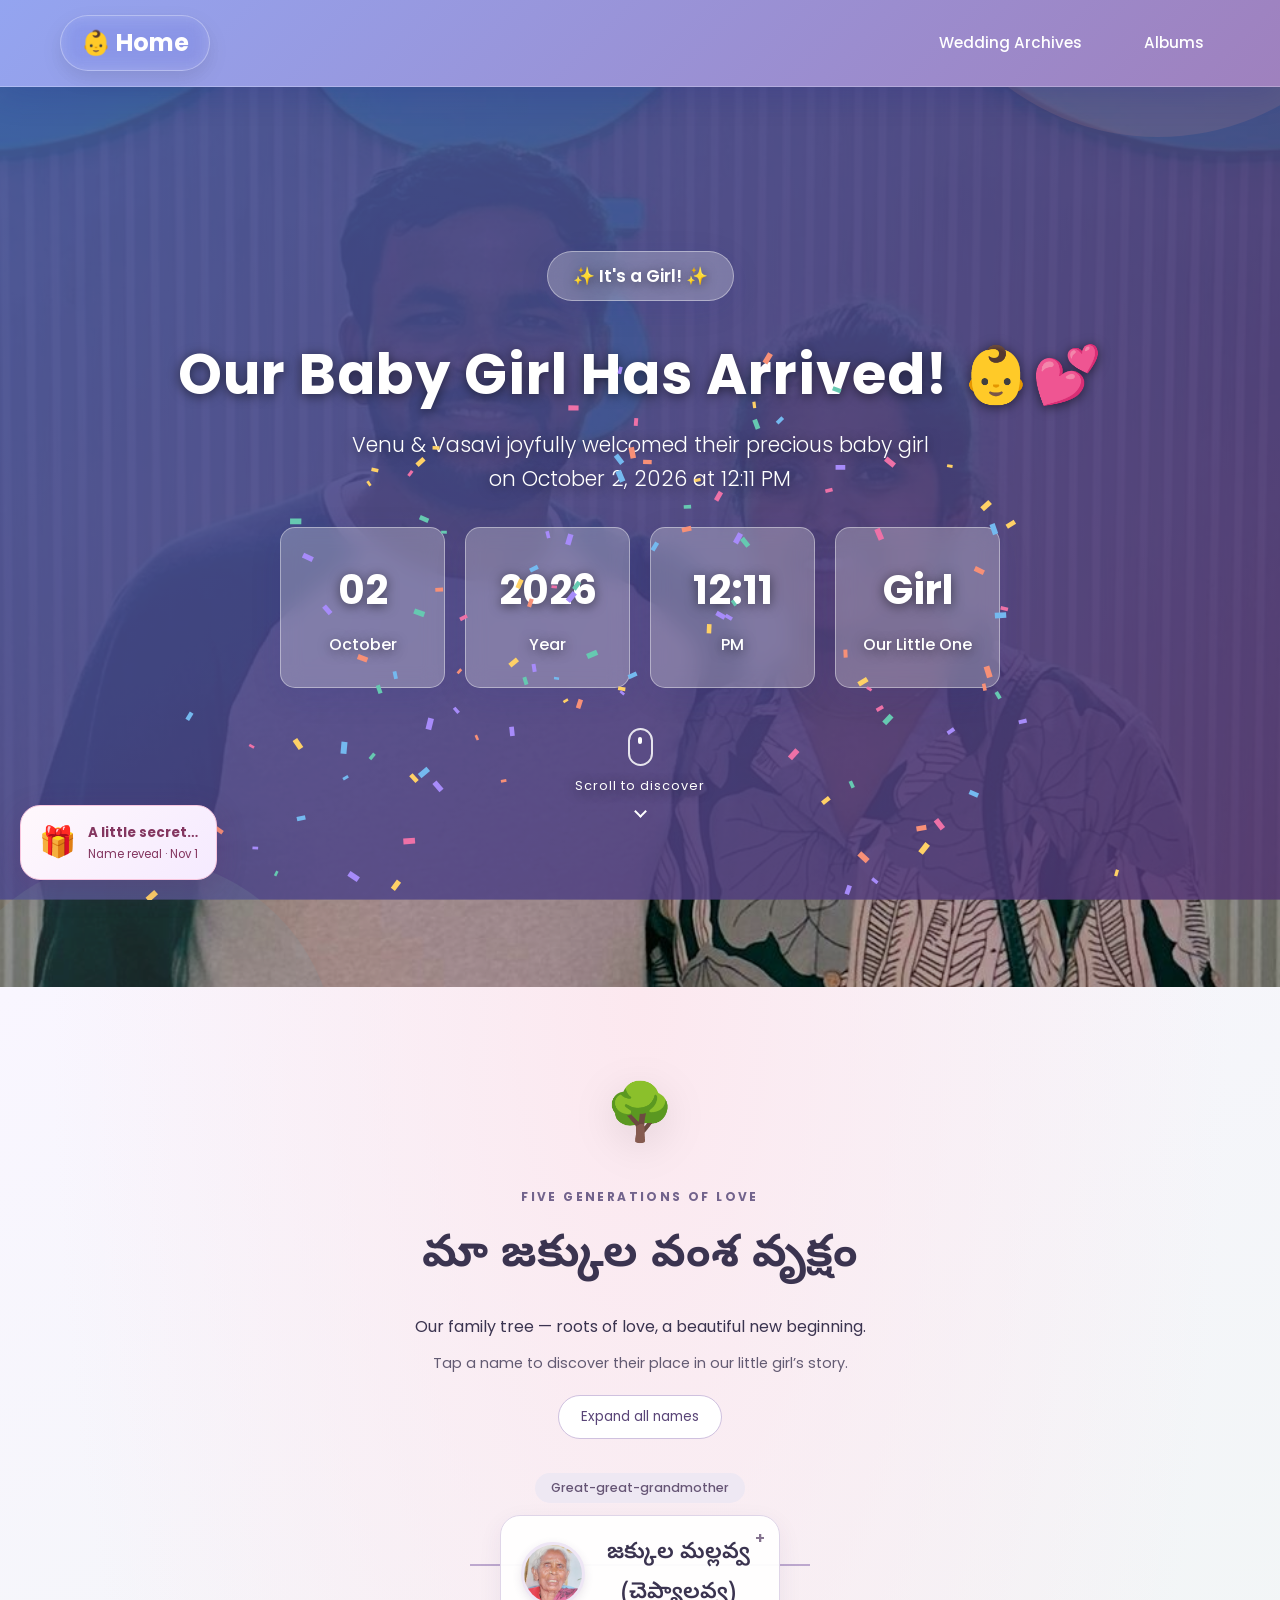
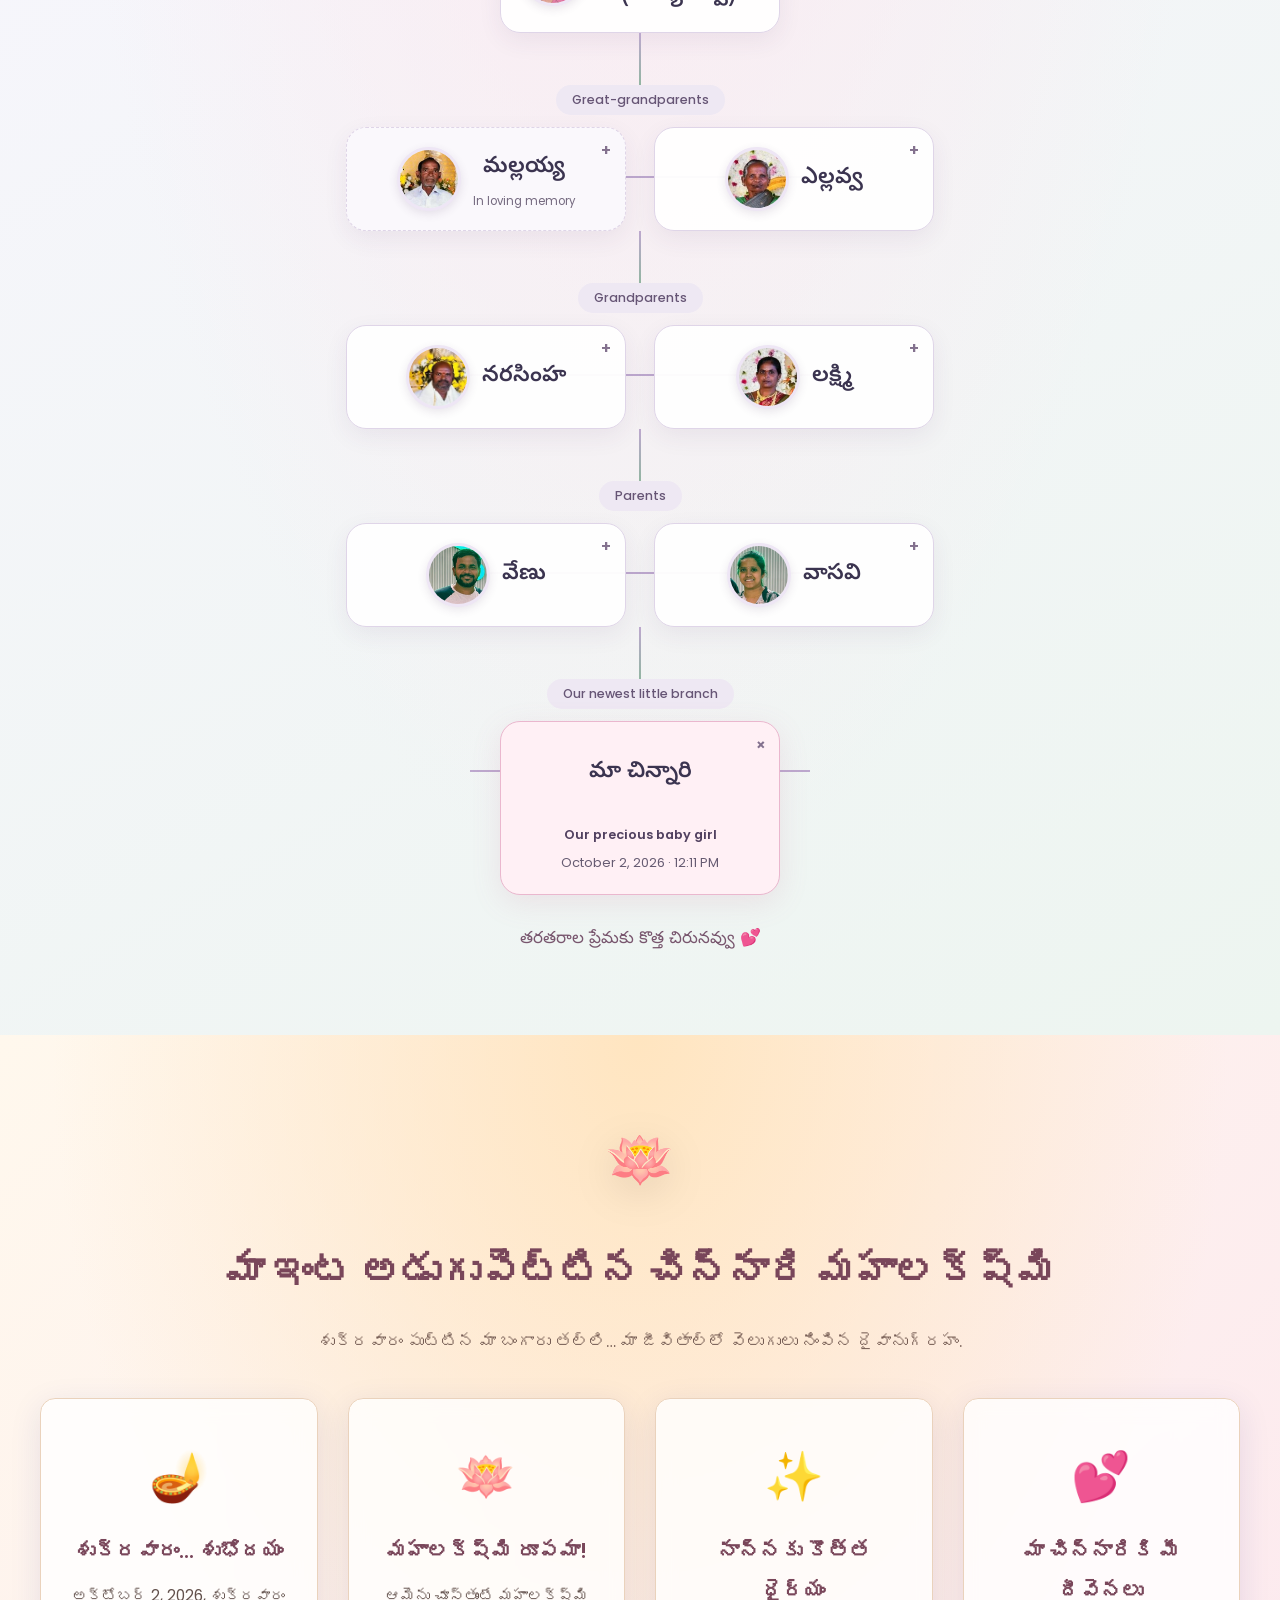
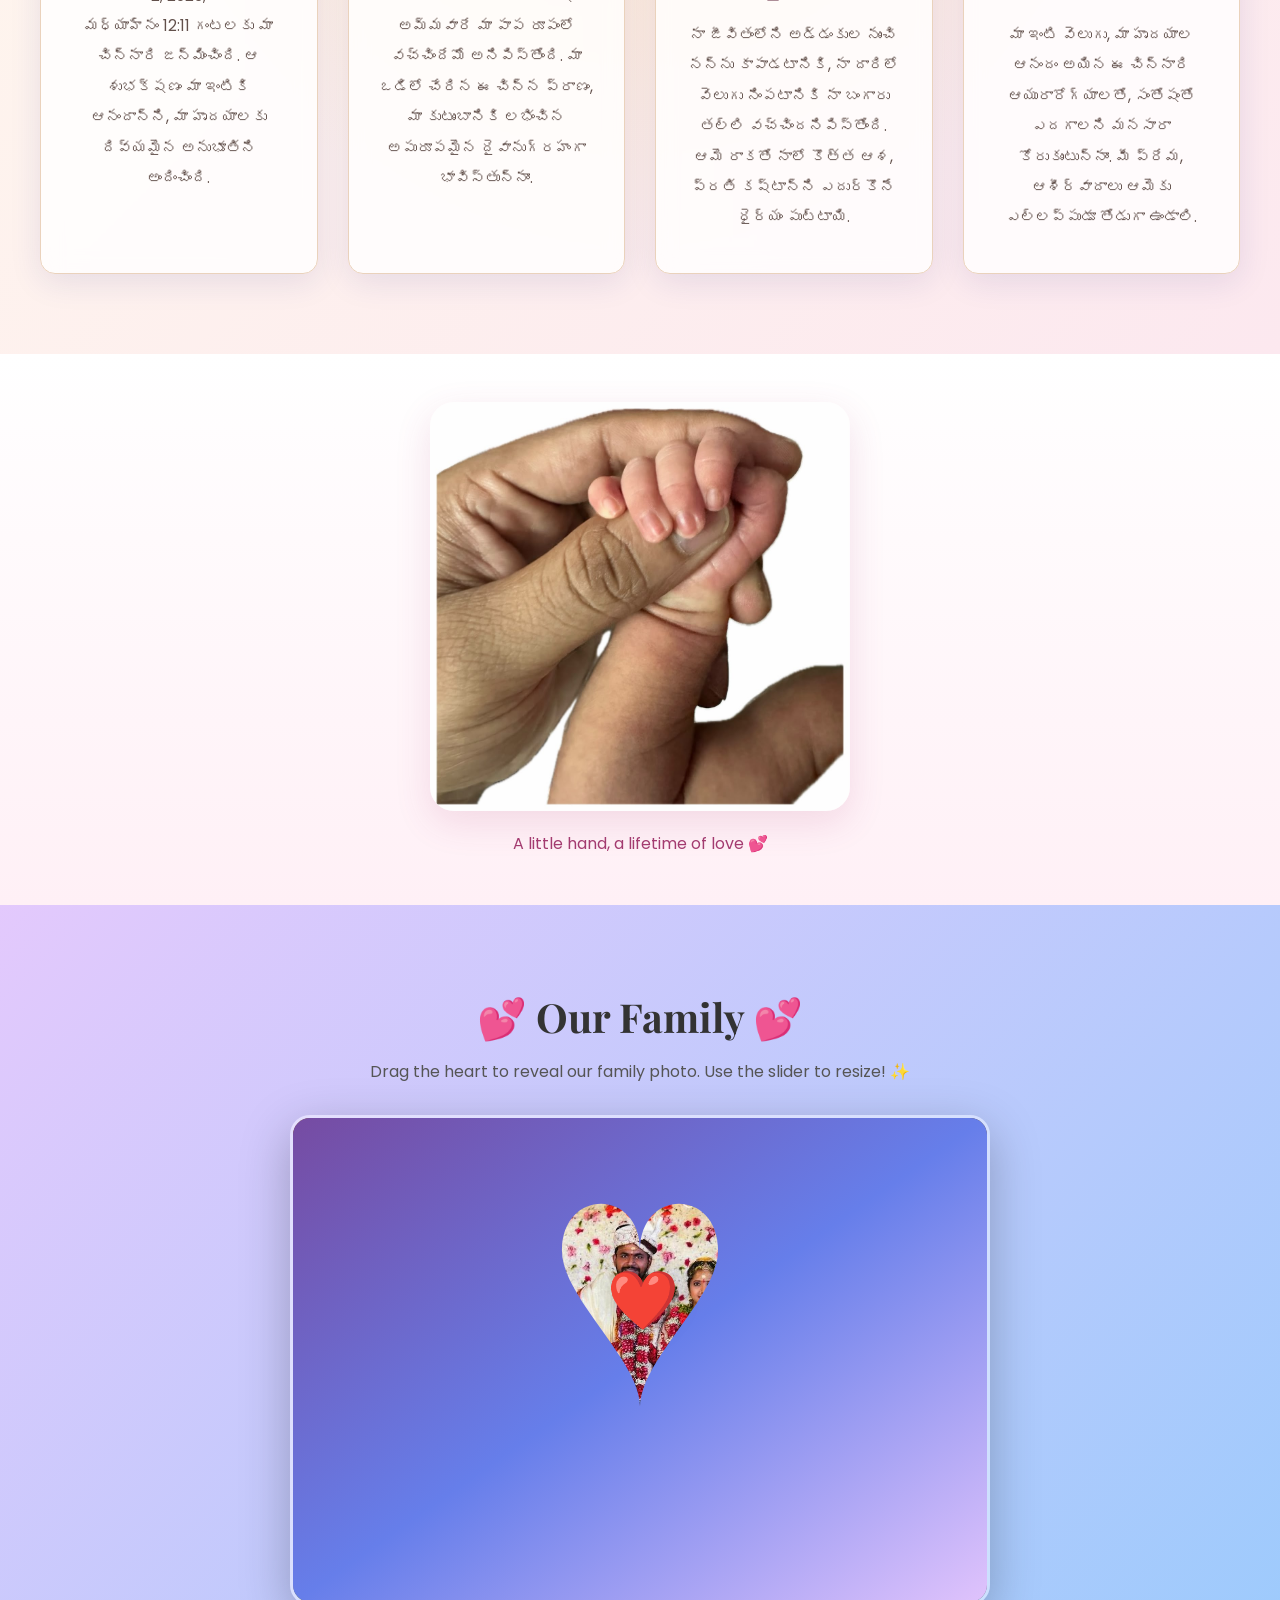
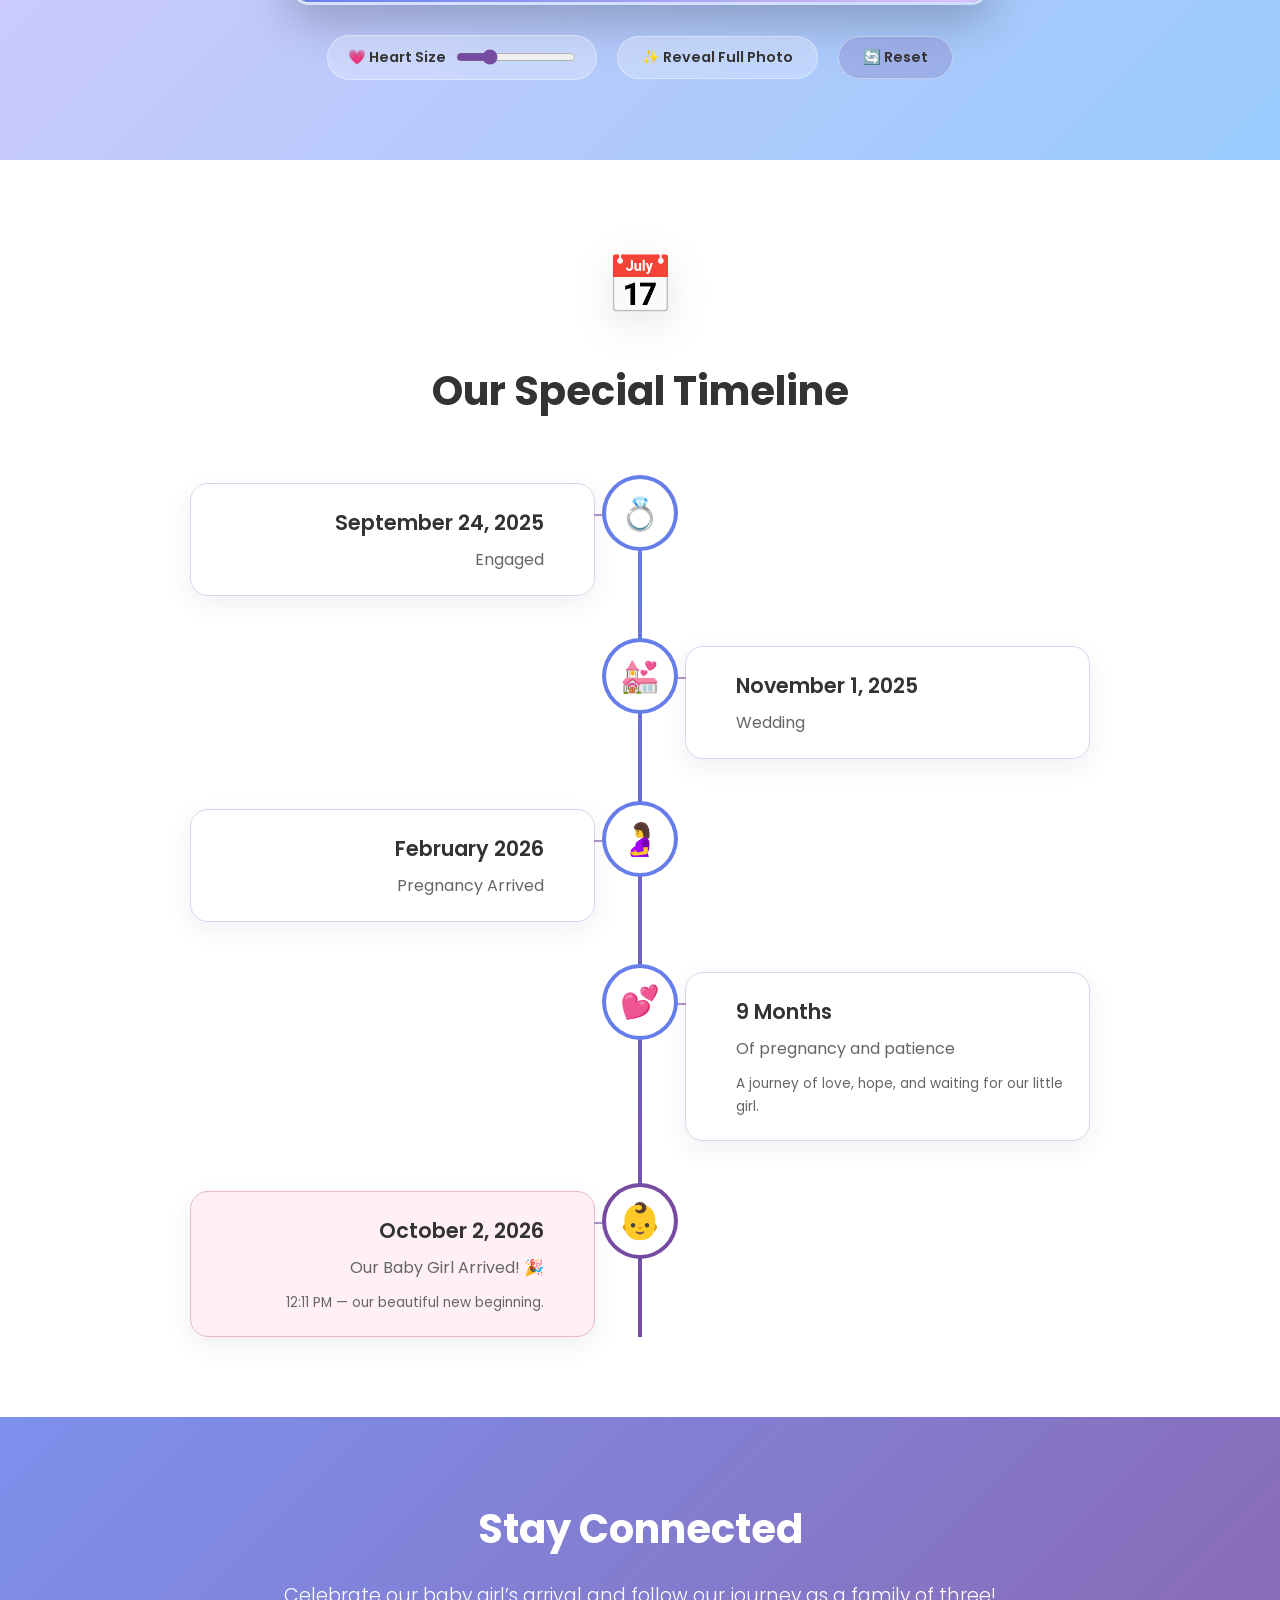
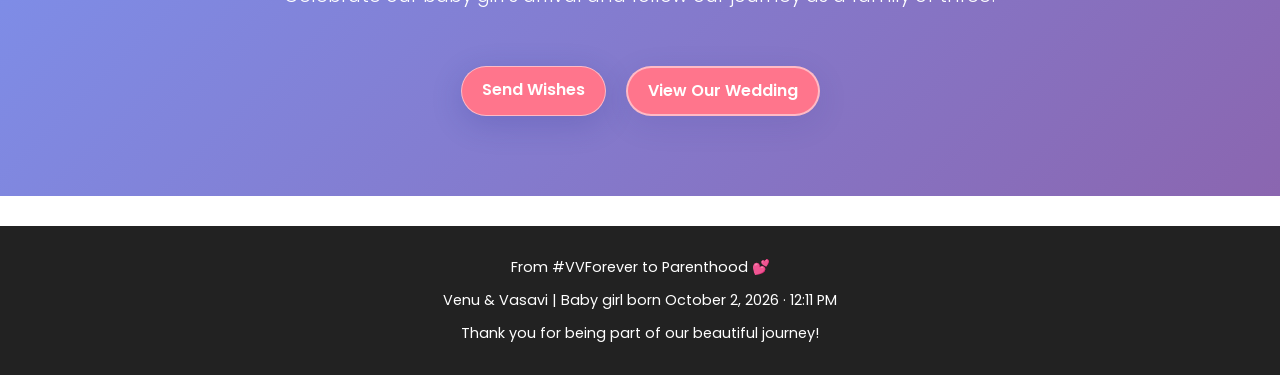
<file: index.html>
<!DOCTYPE html>
<html lang="en">
<head>
  <meta charset="UTF-8" />
  <meta name="viewport" content="width=device-width, initial-scale=1.0" />
  <title>Venu ❤️ Vasavi | Our Baby Girl Has Arrived</title>
  <link rel="stylesheet" href="style.css" />
  <link href="https://fonts.googleapis.com/css2?family=Poppins:wght@300;500;700&display=swap" rel="stylesheet">
  <link href="https://fonts.googleapis.com/css2?family=Playfair+Display:wght@400;700&display=swap" rel="stylesheet">
  <link href="https://fonts.googleapis.com/css2?family=Noto+Sans+Telugu:wght@400;500;600;700&display=swap" rel="stylesheet">
</head>

<body>
  <!-- Navigation -->
  <nav class="navbar">
    <div class="nav-container">
      <a href="index.html" class="nav-logo">👶 Home</a>
      <div class="nav-menu">
        <a href="archives.html" class="nav-link">Wedding Archives</a>
        <a href="albums.html" class="nav-link">Albums</a>
      </div>
    </div>
  </nav>

  <!-- Hero Section - Baby Announcement -->
  <section class="baby-hero">
    <div class="hero-overlay"></div>
    <div class="hero-content-baby">
      <div class="announcement-badge">✨ It's a Girl! ✨</div>
      <h1 class="baby-title">Our Baby Girl Has Arrived! 👶💕</h1>
      <p class="baby-subtitle">Venu & Vasavi joyfully welcomed their precious baby girl on October 2, 2026 at 12:11 PM</p>
      <div class="countdown-timer" aria-label="Birth details">
        <div class="countdown-item">
          <span class="countdown-value">02</span>
          <span class="countdown-label">October</span>
        </div>
        <div class="countdown-item">
          <span class="countdown-value">2026</span>
          <span class="countdown-label">Year</span>
        </div>
        <div class="countdown-item">
          <span class="countdown-value">12:11</span>
          <span class="countdown-label">PM</span>
        </div>
        <div class="countdown-item">
          <span class="countdown-value">Girl</span>
          <span class="countdown-label">Our Little One</span>
        </div>
      </div>
      <a class="hero-scroll-cue" href="#our-family" aria-label="Scroll to Our Family">
        <span class="scroll-mouse" aria-hidden="true"><span></span></span>
        <span>Scroll to discover</span>
        <span class="scroll-chevron" aria-hidden="true"></span>
      </a>
    </div>
  </section>

<!-- Five Generations of Family -->
  <section class="family-tree-section" aria-labelledby="family-tree-title">
    <div class="section-icon" aria-hidden="true">🌳</div>
    <p class="tree-eyebrow">FIVE GENERATIONS OF LOVE</p>
    <h2 id="family-tree-title" lang="te">మా జక్కుల వంశ వృక్షం</h2>
    <p class="tree-intro">Our family tree — roots of love, a beautiful new beginning.</p>
    <p class="tree-hint">Tap a name to discover their place in our little girl’s story.</p>
    <button class="tree-toggle" type="button" aria-controls="family-tree">Expand all names</button>

    <ol class="family-tree" id="family-tree" aria-label="Family generations, from great-great-grandmother to baby girl">
      <li class="tree-generation">
        <p class="generation-label">Great-great-grandmother</p>
        <div class="tree-members">
          <details class="tree-person">
            <summary><img class="person-photo" src="photos/great_great_grand_mother.png" alt="Jakkula Mallavva" loading="lazy" width="64" height="64"><span lang="te">జక్కుల మల్లవ్వ (చెప్యాలవ్వ)</span><span class="person-cue" aria-hidden="true">+</span></summary>
            <div class="person-detail"><p>Jakkula Mallavva</p><p>Our baby girl’s great-great-grandmother</p></div>
          </details>
        </div>
      </li>
      <li class="tree-generation">
        <p class="generation-label">Great-grandparents</p>
        <div class="tree-members">
          <details class="tree-person tree-person--remembered">
            <summary><img class="person-photo" src="photos/great_grand_father.png" alt="Mallayya" loading="lazy" width="64" height="64"><span lang="te">మల్లయ్య<span class="remembrance" lang="en">In loving memory</span></span><span class="person-cue" aria-hidden="true">+</span></summary>
            <div class="person-detail"><p>Mallayya (late)</p><p>Our baby girl’s great-grandfather, always remembered with love</p></div>
          </details>
          <details class="tree-person">
            <summary><img class="person-photo" src="photos/great_grand_mother.png" alt="Yellavva" loading="lazy" width="64" height="64"><span lang="te">ఎల్లవ్వ</span><span class="person-cue" aria-hidden="true">+</span></summary>
            <div class="person-detail"><p>Yellavva</p><p>Our baby girl’s great-grandmother</p></div>
          </details>
        </div>
      </li>
      <li class="tree-generation">
        <p class="generation-label">Grandparents</p>
        <div class="tree-members">
          <details class="tree-person">
            <summary><img class="person-photo" src="photos/grand_father.png" alt="Narsimha" loading="lazy" width="64" height="64"><span lang="te">నరసింహ</span><span class="person-cue" aria-hidden="true">+</span></summary>
            <div class="person-detail"><p>Narsimha</p><p>Our baby girl’s grandfather</p></div>
          </details>
          <details class="tree-person">
            <summary><img class="person-photo" src="photos/grand_mother.png" alt="Laxmi" loading="lazy" width="64" height="64"><span lang="te">లక్ష్మి</span><span class="person-cue" aria-hidden="true">+</span></summary>
            <div class="person-detail"><p>Laxmi</p><p>Our baby girl’s grandmother</p></div>
          </details>
        </div>
      </li>
      <li class="tree-generation">
        <p class="generation-label">Parents</p>
        <div class="tree-members">
          <details class="tree-person">
            <summary><img class="person-photo" src="photos/father.png" alt="Venu" loading="lazy" width="64" height="64"><span lang="te">వేణు</span><span class="person-cue" aria-hidden="true">+</span></summary>
            <div class="person-detail"><p>Venu</p><p>Our baby girl’s father</p></div>
          </details>
          <details class="tree-person">
            <summary><img class="person-photo" src="photos/mother.png" alt="Vasavi" loading="lazy" width="64" height="64"><span lang="te">వాసవి</span><span class="person-cue" aria-hidden="true">+</span></summary>
            <div class="person-detail"><p>Vasavi</p><p>Our baby girl’s mother</p></div>
          </details>
        </div>
      </li>
      <li class="tree-generation">
        <p class="generation-label">Our newest little branch</p>
        <div class="tree-members">
          <details class="tree-person tree-person--baby" open>
            <summary><span lang="te">మా చిన్నారి</span><span class="person-cue" aria-hidden="true">+</span></summary>
            <div class="person-detail"><p>Our precious baby girl</p><p>October 2, 2026 · 12:11 PM</p></div>
          </details>
        </div>
      </li>
    </ol>
    <p class="tree-caption" lang="te">తరతరాల ప్రేమకు కొత్త చిరునవ్వు 💕</p>
  </section>

<!-- Our Little Blessing -->
  <section class="preparation-section blessing-section" lang="te" aria-labelledby="blessing-title">
    <div class="section-icon" aria-hidden="true">🪷</div>
    <h2 id="blessing-title">మా ఇంట అడుగుపెట్టిన చిన్నారి మహాలక్ష్మి</h2>
    <p class="blessing-intro">శుక్రవారం పుట్టిన మా బంగారు తల్లి… మా జీవితాల్లో వెలుగులు నింపిన దైవానుగ్రహం.</p>
    <div class="prep-content">
      <div class="prep-item">
        <span class="prep-emoji" aria-hidden="true">🪔</span>
        <h3>శుక్రవారం… శుభోదయం</h3>
        <p>అక్టోబర్ 2, 2026, శుక్రవారం మధ్యాహ్నం 12:11 గంటలకు మా చిన్నారి జన్మించింది. ఆ శుభక్షణం మా ఇంటికి ఆనందాన్ని, మా హృదయాలకు దివ్యమైన అనుభూతిని అందించింది.</p>
      </div>

      <div class="prep-item">
        <span class="prep-emoji" aria-hidden="true">🪷</span>
        <h3>మహాలక్ష్మి రూపమా!</h3>
        <p>ఆమెను చూస్తుంటే మహాలక్ష్మి అమ్మవారే మా పాప రూపంలో వచ్చిందేమో అనిపిస్తోంది. మా ఒడిలో చేరిన ఈ చిన్న ప్రాణం, మా కుటుంబానికి లభించిన అపురూపమైన దైవానుగ్రహంగా భావిస్తున్నాం.</p>
      </div>

      <div class="prep-item">
        <span class="prep-emoji" aria-hidden="true">✨</span>
        <h3>నాన్నకు కొత్త ధైర్యం</h3>
        <p>నా జీవితంలోని అడ్డంకుల నుంచి నన్ను కాపాడటానికి, నా దారిలో వెలుగు నింపటానికి నా బంగారు తల్లి వచ్చిందనిపిస్తోంది. ఆమె రాకతో నాలో కొత్త ఆశ, ప్రతి కష్టాన్ని ఎదుర్కొనే ధైర్యం పుట్టాయి.</p>
      </div>

      <div class="prep-item">
        <span class="prep-emoji" aria-hidden="true">💕</span>
        <h3>మా చిన్నారికి మీ దీవెనలు</h3>
        <p>మా ఇంటి వెలుగు, మా హృదయాల ఆనందం అయిన ఈ చిన్నారి ఆయురారోగ్యాలతో, సంతోషంతో ఎదగాలని మనసారా కోరుకుంటున్నాం. మీ ప్రేమ, ఆశీర్వాదాలు ఆమెకు ఎల్లప్పుడూ తోడుగా ఉండాలి.</p>
      </div>
    </div>
  </section>

  <section class="baby-hand-section" id="baby-hand-celebration" aria-label="A little hand, a lifetime of love">
    <img src="photos/baby_hand.jpeg" alt="Our baby’s tiny hand holding a parent’s finger" loading="lazy" width="1238" height="1207">
    <p>A little hand, a lifetime of love 💕</p>
  </section>

  <!-- 💕 Family Photo Heart Reveal -->
  <section class="family-reveal-section" id="our-family">
    <h2>💕 Our Family 💕</h2>
    <p class="subtitle">Drag the heart to reveal our family photo. Use the slider to resize! ✨</p>

    <div class="reveal-container" id="revealContainer">
      <!-- The family photo underneath -->
      <img src="photos/family_photo.jpeg" alt="Family Photo" class="reveal-photo" draggable="false" />
      <!-- Color overlay with heart-shaped hole -->
      <svg class="reveal-overlay" id="revealOverlay" viewBox="0 0 1000 700" preserveAspectRatio="xMidYMid slice">
        <defs>
          <mask id="heartMask">
            <!-- White = visible overlay (colored), Black = transparent hole -->
            <rect width="100%" height="100%" fill="white" />
            <path id="heartPath" fill="black"
              d="M0,-35 C0,-55 -25,-55 -25,-35 C-25,-20 0,0 0,15 C0,0 25,-20 25,-35 C25,-55 0,-55 0,-35 Z"
              transform="translate(500,350) scale(3)" />
          </mask>
        </defs>
        <!-- Gradient overlay that hides the photo -->
        <rect width="100%" height="100%" fill="url(#overlayGradient)" mask="url(#heartMask)" />
        <defs>
          <linearGradient id="overlayGradient" x1="0%" y1="0%" x2="100%" y2="100%">
            <stop offset="0%" style="stop-color:#764ba2;stop-opacity:1" />
            <stop offset="50%" style="stop-color:#667eea;stop-opacity:1" />
            <stop offset="100%" style="stop-color:#e0c3fc;stop-opacity:1" />
          </linearGradient>
        </defs>
      </svg>
      <!-- Heart outline indicator -->
      <div class="heart-indicator" id="heartIndicator">❤️</div>
    </div>

    <!-- Controls -->
    <div class="reveal-controls">
      <div class="control-group">
        <label for="heartSize">💗 Heart Size</label>
        <input type="range" id="heartSize" min="1" max="15" value="4.5" step="0.5" />
      </div>
      <button class="reveal-btn" id="revealAllBtn">✨ Reveal Full Photo</button>
      <button class="reveal-btn reveal-btn-reset" id="resetBtn">🔄 Reset</button>
    </div>
  </section>

  <!-- Milestone Timeline -->
  <section class="timeline-section">
    <div class="section-icon animated-float">📅</div>
    <h2>Our Special Timeline</h2>

    <ol class="timeline" aria-label="Our journey from engagement to our baby girl’s arrival">
      <li class="timeline-item">
        <div class="timeline-marker" aria-hidden="true">💍</div>
        <div class="timeline-content">
          <h3><time datetime="2025-09-24">September 24, 2025</time></h3>
          <p>Engaged</p>
        </div>
      </li>
      <li class="timeline-item">
        <div class="timeline-marker" aria-hidden="true">💒</div>
        <div class="timeline-content">
          <h3><time datetime="2025-11-01">November 1, 2025</time></h3>
          <p>Wedding</p>
        </div>
      </li>

      <li class="timeline-item">
        <div class="timeline-marker" aria-hidden="true">🤰</div>
        <div class="timeline-content">
          <h3><time datetime="2026-02">February 2026</time></h3>
          <p>Pregnancy Arrived</p>
        </div>
      </li>

      <li class="timeline-item">
        <div class="timeline-marker" aria-hidden="true">💕</div>
        <div class="timeline-content">
          <h3>9 Months</h3>
          <p>Of pregnancy and patience</p>
          <p class="timeline-note">A journey of love, hope, and waiting for our little girl.</p>
        </div>
      </li>

      <li class="timeline-item active">
        <div class="timeline-marker" aria-hidden="true">👶</div>
        <div class="timeline-content">
          <h3><time datetime="2026-10-02">October 2, 2026</time></h3>
          <p>Our Baby Girl Arrived! 🎉</p>
          <p class="timeline-note">12:11 PM — our beautiful new beginning.</p>
        </div>
      </li>
    </ol>
  </section>

  <!-- Stay Connected -->
  <section class="stay-connected-section">
    <h2>Stay Connected</h2>
    <p>Celebrate our baby girl’s arrival and follow our journey as a family of three!</p>

    <div class="connect-buttons">
      <a href="mailto:venujkvenk@gmail.com?subject=Baby News - Venu & Vasavi" class="btn btn-primary">Send Wishes</a>
      <a href="archives.html" class="btn btn-secondary">View Our Wedding</a>
    </div>
  </section>

  <!-- Footer -->
  <footer>
    <p>From #VVForever to Parenthood 💕</p>
    <p>Venu & Vasavi | Baby girl born October 2, 2026 · 12:11 PM</p>
    <p>Thank you for being part of our beautiful journey!</p>
  </footer>

  <script>
    (() => {
      const familyMembers = [...document.querySelectorAll('.tree-person')];
      const treeToggle = document.querySelector('.tree-toggle');
      const updateTreeToggle = () => {
        treeToggle.textContent = familyMembers.every(member => member.open) ? 'Collapse all names' : 'Expand all names';
      };
      treeToggle.addEventListener('click', () => {
        const expand = !familyMembers.every(member => member.open);
        familyMembers.forEach(member => { member.open = expand; });
        updateTreeToggle();
      });
      familyMembers.forEach(member => member.addEventListener('toggle', updateTreeToggle));

      const navbar = document.querySelector('.navbar');
      window.addEventListener('scroll', () => navbar.classList.toggle('navbar--scrolled', window.scrollY > 50));

      const revealContainer = document.getElementById('revealContainer');
      const revealOverlay = document.getElementById('revealOverlay');
      const heartPath = document.getElementById('heartPath');
      const heartIndicator = document.getElementById('heartIndicator');
      const heartSize = document.getElementById('heartSize');
      const revealAll = document.getElementById('revealAllBtn');
      const resetReveal = document.getElementById('resetBtn');

      if (revealContainer && revealOverlay && heartPath && heartIndicator && heartSize && revealAll && resetReveal) {
        const svgWidth = 1000;
        const svgHeight = 700;
        let heartX = 500;
        let heartY = 350;
        let heartScale = Number(heartSize.value);
        let isRevealed = false;

        const updateHeart = () => {
          heartPath.setAttribute('transform', `translate(${heartX},${heartY}) scale(${heartScale})`);
          const box = revealContainer.getBoundingClientRect();
          const centreY = heartY - (heartScale * 20);
          heartIndicator.style.left = `${(heartX / svgWidth) * box.width}px`;
          heartIndicator.style.top = `${(centreY / svgHeight) * box.height}px`;
          heartIndicator.style.fontSize = `${Math.max(1.5, heartScale * 0.8)}rem`;
        };

        const moveHeartTo = (event) => {
          if (isRevealed) return;
          const box = revealContainer.getBoundingClientRect();
          heartX = Math.max(0, Math.min(svgWidth, ((event.clientX - box.left) / box.width) * svgWidth));
          heartY = Math.max(0, Math.min(svgHeight, ((event.clientY - box.top) / box.height) * svgHeight));
          updateHeart();
        };

        revealContainer.addEventListener('pointerdown', (event) => {
          if (isRevealed) return;
          revealContainer.setPointerCapture(event.pointerId);
          moveHeartTo(event);
          event.preventDefault();
        });
        revealContainer.addEventListener('pointermove', (event) => {
          if (revealContainer.hasPointerCapture(event.pointerId)) moveHeartTo(event);
        });
        revealContainer.addEventListener('pointerup', (event) => {
          if (revealContainer.hasPointerCapture(event.pointerId)) revealContainer.releasePointerCapture(event.pointerId);
        });
        heartSize.addEventListener('input', () => {
          heartScale = Number(heartSize.value);
          updateHeart();
        });
        revealAll.addEventListener('click', () => {
          isRevealed = true;
          revealOverlay.classList.add('hidden');
          heartIndicator.hidden = true;
          revealAll.textContent = 'Photo Revealed!';
        });
        resetReveal.addEventListener('click', () => {
          isRevealed = false;
          heartX = 500;
          heartY = 350;
          heartScale = Number(heartSize.defaultValue);
          heartSize.value = heartScale;
          revealOverlay.classList.remove('hidden');
          heartIndicator.hidden = false;
          revealAll.textContent = 'Reveal Full Photo';
          updateHeart();
        });
        window.addEventListener('resize', updateHeart);
        updateHeart();
      }
    })();
  </script>

  <div class="scroll-balloon" id="scrollBalloon" aria-hidden="true">
    <div class="balloon-body"><span>💕</span></div>
    <div class="balloon-string"></div>
  </div>
  <canvas class="celebration-canvas" id="celebrationCanvas" aria-hidden="true" hidden></canvas>
  <p class="celebration-status" id="celebrationStatus" role="status"></p>
  <button class="name-reveal-launcher" id="nameRevealLauncher" type="button" aria-haspopup="dialog" aria-controls="nameRevealDialog">
    <span class="name-reveal-gift" aria-hidden="true">🎁</span>
    <span><strong>A little secret…</strong><small>Name reveal · Nov 1</small></span>
  </button>

  <dialog class="name-reveal-dialog" id="nameRevealDialog" aria-labelledby="nameRevealTitle" aria-describedby="nameRevealDescription">
    <button class="name-reveal-close" type="button" aria-label="Close name reveal timeline" autofocus>×</button>
    <div class="name-reveal-dialog-gift" aria-hidden="true">🎀</div>
    <p class="name-reveal-eyebrow">ONE LITTLE GIRL. ONE BEAUTIFUL SECRET.</p>
    <h2 id="nameRevealTitle">Her name is worth the wait 💕</h2>
    <p id="nameRevealDescription">Our first wedding anniversary comes with the sweetest surprise: our baby girl’s name!</p>
    <div class="name-reveal-countdown"><strong id="nameRevealDays">24</strong><span id="nameRevealCountdownLabel">days until her name reveal</span></div>
    <ol class="name-reveal-timeline" aria-label="Baby name reveal timeline">
      <li><span aria-hidden="true">👶</span><div><time datetime="2026-10-02">October 2, 2026</time><h3>Our little girl arrived</h3><p>Our hearts found a whole new kind of love.</p></div></li>
      <li><span aria-hidden="true">🤫</span><div><p class="name-reveal-timeline-date">Until our anniversary</p><h3>A little mystery to cherish</h3><p>Keep your guesses ready, family! Her name stays our sweet little secret.</p></div></li>
      <li><span aria-hidden="true">🎉</span><div><time datetime="2026-11-01">November 1, 2026</time><h3>Our anniversary. Her name reveal.</h3><p>One year of marriage, a lifetime of love, and a beautiful name to share.</p></div></li>
    </ol>
    <p class="name-reveal-footer">A tiny name. A big celebration. Save the date! ✨</p>
  </dialog>
  <script src="name-reveal.js"></script>
  <script src="celebration.js"></script>
</body>
</html>
</file>
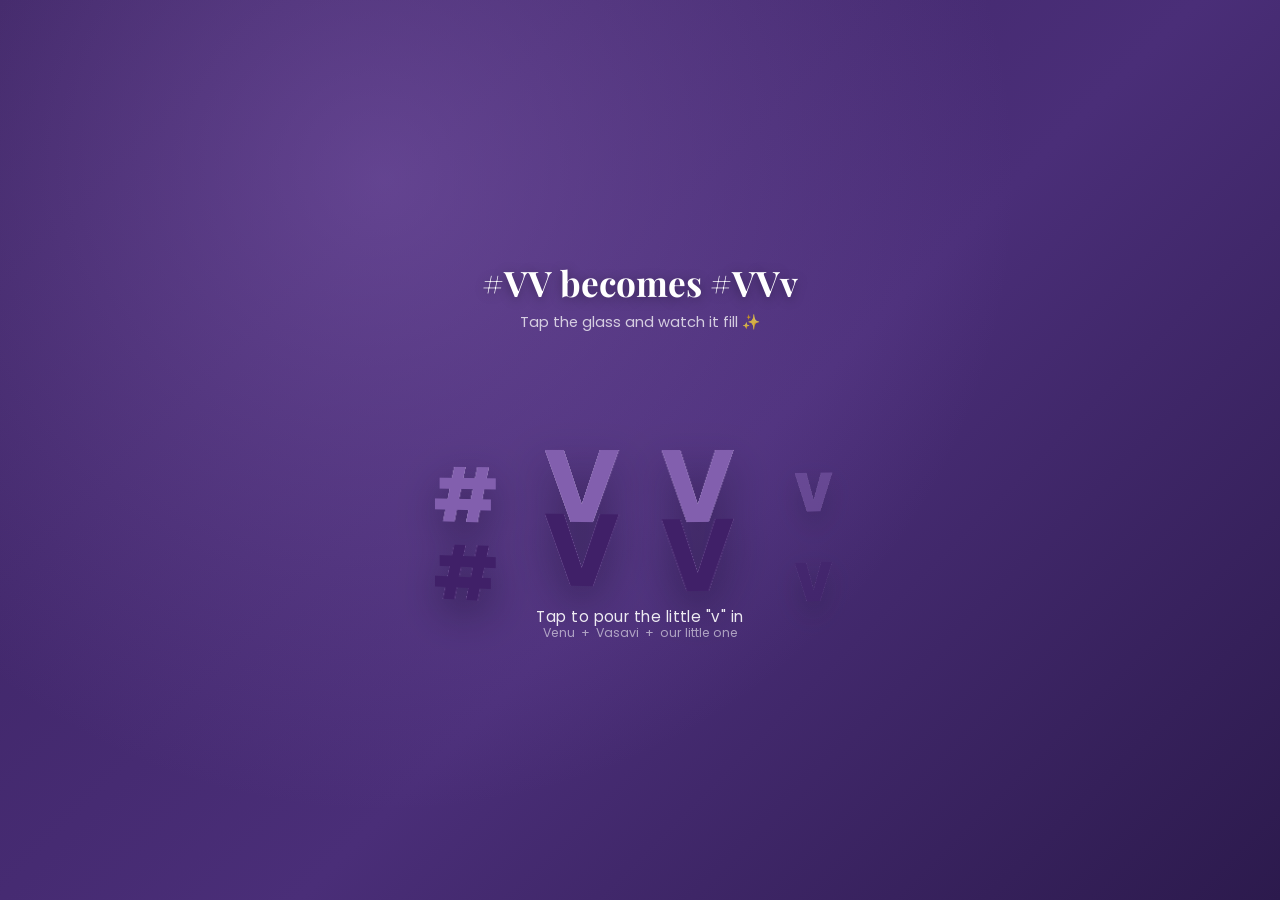
<file: hashtag_3d_glass_bottles_preview.html>
<!DOCTYPE html>
<html lang="en">
<head>
<meta charset="UTF-8" />
<meta name="viewport" content="width=device-width, initial-scale=1.0" />
<title>3D Glass Bottle Hashtag Preview</title>
<link href="https://fonts.googleapis.com/css2?family=Poppins:wght@300;500;700&family=Playfair+Display:wght@700&display=swap" rel="stylesheet">
<style>
  * { margin:0; padding:0; box-sizing:border-box; font-family:'Poppins', sans-serif; }
  body {
    min-height:100vh;
    display:flex;
    align-items:center;
    justify-content:center;
    background: radial-gradient(circle at 30% 20%, rgba(150,110,200,0.4), transparent 55%), linear-gradient(135deg, #3a2260 0%, #4a2e78 55%, #2c1a4d 100%);
    padding: 50px 16px;
    overflow-x: hidden;
  }

  .hashtag-evolve-section { text-align: center; color: #fff; max-width: 640px; }

  .hashtag-evolve-section h2 {
    font-family: 'Playfair Display', serif;
    font-size: clamp(1.5rem, 5vw, 2.2rem);
    margin-bottom: 6px;
    text-shadow: 0 2px 12px rgba(0,0,0,0.35);
  }

  .hashtag-evolve-section .subtitle {
    font-size: 0.92rem;
    opacity: 0.75;
    margin-bottom: 50px;
  }

  /* ===== 3D STAGE ===== */
  .hashtag-3d-stage {
    perspective: 900px;
    perspective-origin: 20% 30%;
    padding: 40px 10px 20px;
    cursor: pointer;
    -webkit-tap-highlight-color: transparent;
  }

  .hashtag-3d-scene {
    display: flex;
    justify-content: center;
    align-items: center;
    gap: clamp(10px, 3vw, 22px);
    transform-style: preserve-3d;
    transform-origin: 12% 55%;
    will-change: transform;
  }

  .hashtag-3d-scene.is-intro { animation: cameraIntro 3.3s cubic-bezier(0.16, 1, 0.3, 1) forwards; }
  .hashtag-3d-scene.is-idle  { animation: idleFloat 7s ease-in-out infinite; }

  @keyframes cameraIntro {
    0%   { transform: rotateY(80deg) rotateX(2deg)  translateX(-34%); opacity: 0; }
    8%   { opacity: 1; }
    50%  { transform: rotateY(38deg) rotateX(22deg) translateX(-10%); }
    100% { transform: rotateY(0deg)  rotateX(38deg) translateX(0%); }
  }

  @keyframes idleFloat {
    0%, 100% { transform: rotateY(0deg) rotateX(38deg) translateY(0); }
    50%      { transform: rotateY(3deg) rotateX(33deg) translateY(-3px); }
  }

  /* ===== EACH GLASS LETTER (volumetric block) ===== */
  .letter3d {
    position: relative;
    width: clamp(58px, 16vw, 94px);
    height: clamp(84px, 23vw, 132px);
    transform-style: preserve-3d;
    opacity: 0;
    filter: drop-shadow(0 16px 22px rgba(15, 6, 35, 0.45));
    animation: letterSettle 0.75s ease-out forwards;
    animation-delay: var(--settle-delay, 0s);
  }

  @keyframes letterSettle {
    0%   { opacity: 0; transform: rotateY(var(--tilt, 0deg)) translateY(16px) scale(0.88); }
    100% { opacity: 1; transform: rotateY(var(--tilt, 0deg)) translateY(0) scale(1); }
  }

  .letter3d--new {
    transform: rotateY(var(--tilt, 0deg)) scale(0.68) !important;
    opacity: 0.5 !important;
  }

  .hashtag-3d-stage.is-revealed .letter3d--new {
    animation: newLetterPour 1s cubic-bezier(0.34, 1.56, 0.64, 1) forwards;
  }

  @keyframes newLetterPour {
    0%   { transform: rotateY(var(--tilt, 0deg)) scale(0.68); opacity: 0.5; }
    55%  { transform: rotateY(var(--tilt, 0deg)) scale(1.1);  opacity: 1; }
    100% { transform: rotateY(var(--tilt, 0deg)) scale(1);    opacity: 1; }
  }

  .depth-layer {
    position: absolute;
    inset: 0;
    width: 100%;
    height: 100%;
    overflow: visible;
    backface-visibility: hidden;
  }

  .liquid-level { transition: transform 1.2s cubic-bezier(0.33, 1, 0.5, 1); }

  .layer-front-overlay { position: absolute; inset: 0; width: 100%; height: 100%; }

  .glass-shine { animation: shineSweep 4s ease-in-out infinite; animation-delay: var(--shine-delay, 0s); }

  @keyframes shineSweep {
    0%   { transform: skewX(-16deg) translateX(-50px); opacity: 0; }
    10%  { opacity: 0.8; }
    34%  { transform: skewX(-16deg) translateX(220px); opacity: 0; }
    100% { transform: skewX(-16deg) translateX(220px); opacity: 0; }
  }

  .droplet {
    position: absolute;
    top: -6px;
    width: 5px;
    height: 5px;
    border-radius: 50%;
    background: radial-gradient(circle at 30% 30%, #fff, #cbb2ff 70%);
    opacity: 0;
    pointer-events: none;
    z-index: 50;
    animation: dropletFall 0.75s ease-in forwards;
  }

  @keyframes dropletFall {
    0%   { opacity: 1; transform: translateY(0) scale(1); }
    100% { opacity: 0; transform: translateY(80px) scale(0.4); }
  }

  .hashtag-caption { margin-top: 30px; font-size: 0.95rem; letter-spacing: 0.03em; opacity: 0.9; min-height: 1.4em; }
  .hashtag-hint { font-size: 0.78rem; opacity: 0.55; margin-top: -4px; }
</style>
</head>
<body>

<!-- Shared clip-path definitions, one per letter, referenced by every depth layer -->
<svg width="0" height="0" style="position:absolute;" aria-hidden="true">
  <defs id="letterDefs"></defs>
</svg>

<section class="hashtag-evolve-section">
  <h2>#VV becomes #VVv</h2>
  <p class="subtitle">Tap the glass and watch it fill ✨</p>

  <div class="hashtag-3d-stage" id="hashtagStage">
    <div class="hashtag-3d-scene is-intro" id="hashtagScene"></div>
  </div>

  <p class="hashtag-caption" id="hashtagCaption">Tap to pour the little "v" in</p>
  <p class="hashtag-hint">Venu &nbsp;+&nbsp; Vasavi &nbsp;+&nbsp; our little one</p>
</section>

<script>
(() => {
  const LETTERS = [
    { ch: '#', tilt: -16, fillEmpty: 170, fillFull: 100, isNew: false },
    { ch: 'V', tilt: -7,  fillEmpty: 170, fillFull: 82,  isNew: false },
    { ch: 'V', tilt: 5,   fillEmpty: 170, fillFull: 88,  isNew: false },
    { ch: 'v', tilt: 15,  fillEmpty: 170, fillFull: 40,  isNew: true  }
  ];

  const LAYERS = 12;           // number of stacked depth slices per letter
  const Z_STEP = 2.4;          // px between each slice -> total ~29px of glass thickness
  const GLASS_FRONT = [255,255,255], GLASS_BACK = [120, 82, 168];
  const LIQUID_FRONT = [224,198,255], LIQUID_BACK = [64, 32, 104];

  function lerp(a, b, t) { return a + (b - a) * t; }
  function mix(c1, c2, t) {
    return `${Math.round(lerp(c1[0], c2[0], t))},${Math.round(lerp(c1[1], c2[1], t))},${Math.round(lerp(c1[2], c2[2], t))}`;
  }

  const defs = document.getElementById('letterDefs');
  const scene = document.getElementById('hashtagScene');
  const stage = document.getElementById('hashtagStage');
  const caption = document.getElementById('hashtagCaption');

  LETTERS.forEach((letter, idx) => {
    const fontSize = letter.ch === '#' ? 96 : 132;
    defs.insertAdjacentHTML('beforeend', `
      <clipPath id="letterClip-${idx}" clipPathUnits="userSpaceOnUse">
        <text x="60" y="128" font-family="'Playfair Display', serif" font-weight="700"
              font-size="${fontSize}" text-anchor="middle">${letter.ch}</text>
      </clipPath>
    `);
  });

  function buildLetter(letter, idx) {
    const el = document.createElement('div');
    el.className = 'letter3d' + (letter.isNew ? ' letter3d--new' : '');
    el.style.setProperty('--tilt', letter.tilt + 'deg');
    el.style.setProperty('--settle-delay', (0.16 * idx) + 's');
    el.dataset.idx = idx;
    el.dataset.fillEmpty = letter.fillEmpty;
    el.dataset.fillFull = letter.fillFull;

    let layersHtml = '';
    for (let i = 0; i < LAYERS; i++) {
      const t = i / (LAYERS - 1);
      const z = (LAYERS - 1 - i) * Z_STEP; // i=0 is front-most (largest z)
      const glassColor = `rgba(${mix(GLASS_FRONT, GLASS_BACK, t)},${lerp(0.28, 0.55, t)})`;
      const liquidColor = `rgba(${mix(LIQUID_FRONT, LIQUID_BACK, t)},${lerp(0.82, 0.97, t)})`;
      const startY = letter.isNew ? letter.fillEmpty : letter.fillFull;

      layersHtml += `
        <svg class="depth-layer" viewBox="0 0 120 170" preserveAspectRatio="none"
             style="transform: translateZ(${z}px);">
          <rect x="0" y="0" width="120" height="170" clip-path="url(#letterClip-${idx})" fill="${glassColor}"/>
          <g class="liquid-level" data-layer="${i}" style="transform: translateY(${startY}px);">
            <rect x="-10" y="0" width="140" height="320" clip-path="url(#letterClip-${idx})" fill="${liquidColor}"/>
          </g>
        </svg>
      `;
    }

    const overlayZ = LAYERS * Z_STEP + 3;
    const overlayHtml = `
      <svg class="layer-front-overlay" viewBox="0 0 120 170" preserveAspectRatio="none"
           style="transform: translateZ(${overlayZ}px);">
        <rect class="glass-shine" x="-70" y="0" width="34" height="170"
              clip-path="url(#letterClip-${idx})" fill="rgba(255,255,255,0.65)"
              transform="skewX(-16)" style="--shine-delay:${idx * 0.4}s;"/>
        <text x="60" y="128" font-family="'Playfair Display', serif" font-weight="700"
              font-size="${letter.ch === '#' ? 96 : 132}" text-anchor="middle"
              fill="none" stroke="rgba(255,255,255,0.6)" stroke-width="1.2"></text>
      </svg>
    `;

    el.innerHTML = layersHtml + overlayHtml;
    return el;
  }

  LETTERS.forEach((letter, idx) => scene.appendChild(buildLetter(letter, idx)));

  scene.addEventListener('animationend', (e) => {
    if (e.target === scene && e.animationName === 'cameraIntro') {
      scene.classList.remove('is-intro');
      scene.classList.add('is-idle');
    }
  });

  let revealed = false;

  function spawnDroplets(letterEl) {
    for (let i = 0; i < 5; i++) {
      const d = document.createElement('span');
      d.className = 'droplet';
      d.style.left = (28 + Math.random() * 44) + '%';
      d.style.animationDelay = (i * 0.08) + 's';
      letterEl.appendChild(d);
      setTimeout(() => d.remove(), 900);
    }
  }

  function reveal() {
    if (revealed) return;
    revealed = true;
    stage.classList.add('is-revealed');
    const newLetterEl = scene.querySelector('.letter3d--new');
    newLetterEl.querySelectorAll('.liquid-level').forEach((g) => {
      g.style.transform = `translateY(${newLetterEl.dataset.fillFull}px)`;
    });
    spawnDroplets(newLetterEl);
    caption.textContent = '#VVv — welcoming our little one';
  }

  stage.addEventListener('click', reveal);

  if ('IntersectionObserver' in window) {
    const io = new IntersectionObserver((entries) => {
      entries.forEach((entry) => {
        if (entry.isIntersecting) {
          setTimeout(reveal, 3400);
          io.disconnect();
        }
      });
    }, { threshold: 0.6 });
    io.observe(stage);
  }
})();
</script>

</body>
</html>
</file>
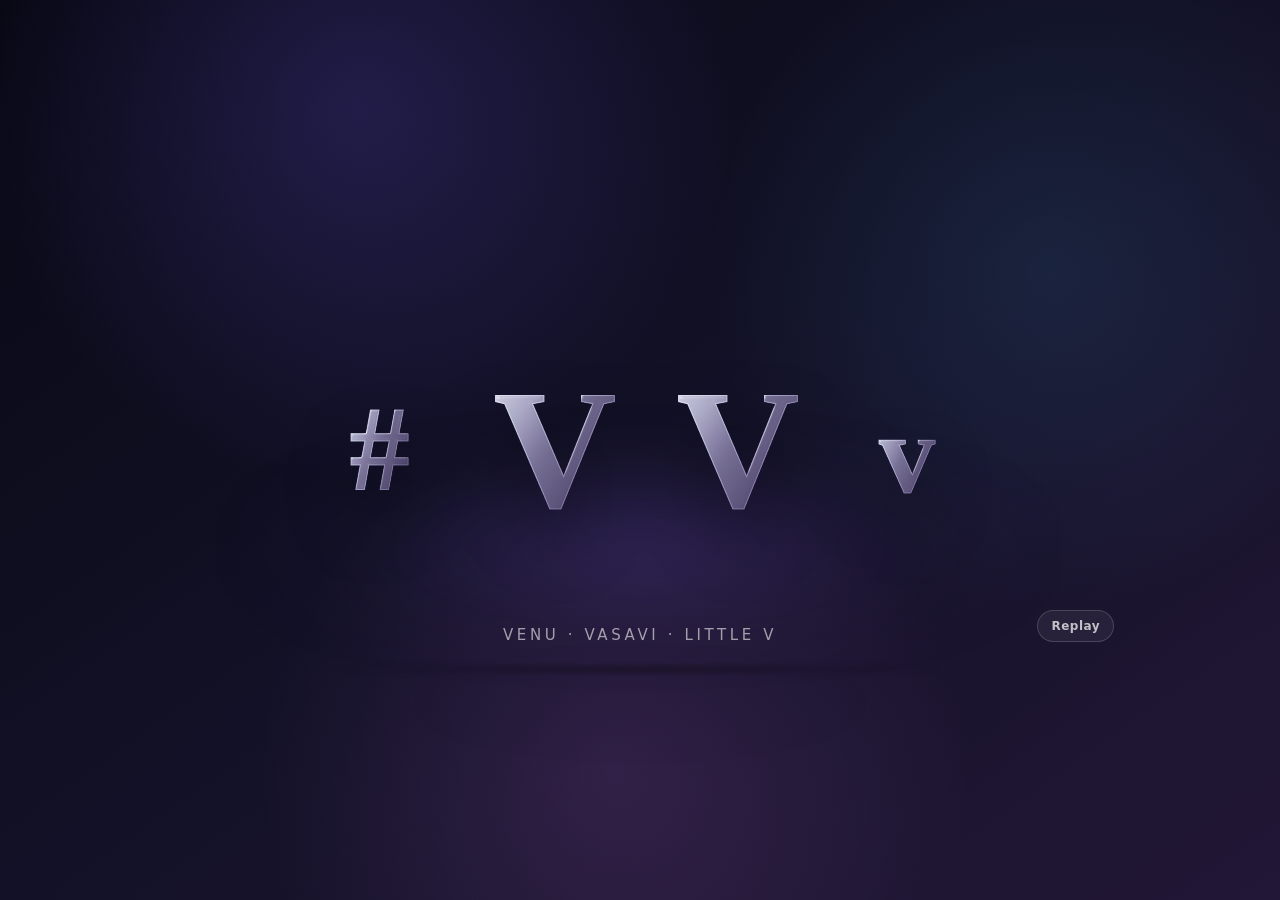
<file: preview.html>
<!DOCTYPE html>
<html lang="en">
<head>
<meta charset="UTF-8" />
<meta name="viewport" content="width=device-width, initial-scale=1.0" />
<title>#VVv — Liquid Glass 3D</title>
<style>
  :root{
    --bg0:#080814;
    --bg1:#121126;
    --bg2:#221736;
    --glass-a:rgba(255,255,255,.86);
    --glass-b:rgba(215,222,255,.22);
    --glass-c:rgba(173,145,255,.12);
    --edge:rgba(255,255,255,.72);
    --shadow:rgba(0,0,0,.65);
  }

  *{box-sizing:border-box}
  html,body{margin:0;min-height:100%;background:var(--bg0)}
  body{
    min-height:100vh;
    display:grid;
    place-items:center;
    overflow:hidden;
    color:white;
    font-family:Inter,ui-sans-serif,system-ui,-apple-system,BlinkMacSystemFont,"Segoe UI",sans-serif;
    background:
      radial-gradient(circle at 28% 12%, rgba(122,95,255,.20), transparent 31%),
      radial-gradient(circle at 82% 30%, rgba(79,186,255,.10), transparent 28%),
      radial-gradient(circle at 48% 86%, rgba(218,124,255,.13), transparent 35%),
      linear-gradient(145deg,var(--bg0) 0%,var(--bg1) 48%,var(--bg2) 100%);
  }

  .vvv-wrap{
    width:min(1120px,96vw);
    min-height:540px;
    display:grid;
    place-items:center;
    position:relative;
    isolation:isolate;
  }

  .vvv-glow{
    position:absolute;
    width:72%;
    height:28%;
    left:14%;
    bottom:18%;
    border-radius:50%;
    background:radial-gradient(ellipse,rgba(131,101,255,.28),rgba(67,50,120,.09) 45%,transparent 72%);
    filter:blur(42px);
    transform:translateZ(-200px);
    pointer-events:none;
  }

  .vvv-stage{
    position:relative;
    width:min(980px,94vw);
    height:420px;
    perspective:1450px;
    perspective-origin:50% 48%;
    display:grid;
    place-items:center;
    overflow:visible;
  }

  /* CAMERA RIG: moving this creates the cinematic fly-around. */
  .vvv-camera{
    position:relative;
    transform-style:preserve-3d;
    will-change:transform;
    animation:cameraFly 5.4s cubic-bezier(.16,.82,.19,1) both;
  }

  .vvv-object{
    display:flex;
    align-items:center;
    justify-content:center;
    gap:clamp(8px,1.8vw,24px);
    transform-style:preserve-3d;
    position:relative;
    filter:drop-shadow(0 34px 34px rgba(0,0,0,.36));
  }

  .glyph{
    --d:34px;
    --w:160px;
    --h:215px;
    position:relative;
    width:var(--w);
    height:var(--h);
    transform-style:preserve-3d;
    transform:translateZ(0);
  }

  .glyph.hash{--w:145px}
  .glyph.smallv{--w:132px; --h:178px; margin-top:31px}

  .face,
  .back,
  .slice{
    position:absolute;
    inset:0;
    pointer-events:none;
  }

  .face{ transform:translateZ(calc(var(--d) / 2)); }
  .back{ transform:translateZ(calc(var(--d) / -2)); opacity:.58; filter:brightness(.52) saturate(.8); }

  .face svg,.back svg,.slice svg{width:100%;height:100%;display:block;overflow:visible}

  /* A set of tightly spaced silhouette copies creates true readable thickness. */
  .slice{opacity:.92}
  .slice:nth-of-type(1){transform:translateZ(-15px)}
  .slice:nth-of-type(2){transform:translateZ(-12px)}
  .slice:nth-of-type(3){transform:translateZ(-9px)}
  .slice:nth-of-type(4){transform:translateZ(-6px)}
  .slice:nth-of-type(5){transform:translateZ(-3px)}
  .slice:nth-of-type(6){transform:translateZ(0px)}
  .slice:nth-of-type(7){transform:translateZ(3px)}
  .slice:nth-of-type(8){transform:translateZ(6px)}
  .slice:nth-of-type(9){transform:translateZ(9px)}
  .slice:nth-of-type(10){transform:translateZ(12px)}
  .slice:nth-of-type(11){transform:translateZ(15px)}

  .specular-sweep{
    position:absolute;
    inset:-14%;
    transform:translateZ(22px) skewX(-18deg) translateX(-135%);
    background:linear-gradient(100deg,transparent 34%,rgba(255,255,255,.02) 42%,rgba(255,255,255,.52) 50%,rgba(215,231,255,.11) 58%,transparent 68%);
    mix-blend-mode:screen;
    filter:blur(2px);
    opacity:.72;
    animation:specSweep 5.4s cubic-bezier(.16,.82,.19,1) both;
    clip-path:inset(0);
    pointer-events:none;
  }

  .vvv-object::after{
    content:"";
    position:absolute;
    width:88%;
    height:42px;
    left:6%;
    bottom:-62px;
    background:radial-gradient(ellipse,rgba(0,0,0,.58),rgba(0,0,0,.22) 43%,transparent 72%);
    filter:blur(16px);
    transform:rotateX(78deg) translateZ(-72px);
  }

  .vvv-caption{
    position:absolute;
    bottom:8px;
    left:50%;
    transform:translateX(-50%);
    white-space:nowrap;
    font-size:clamp(12px,1.2vw,15px);
    letter-spacing:.24em;
    text-transform:uppercase;
    color:rgba(255,255,255,.58);
    opacity:0;
    animation:captionIn 1.2s ease 4.45s forwards;
  }

  @keyframes cameraFly{
    0%{
      transform:
        translate3d(-360px,40px,-210px)
        rotateY(72deg)
        rotateX(-5deg)
        rotateZ(-3deg)
        scale(.78);
    }
    18%{
      transform:
        translate3d(-215px,22px,-120px)
        rotateY(53deg)
        rotateX(-1deg)
        rotateZ(-2deg)
        scale(.87);
    }
    45%{
      transform:
        translate3d(-72px,-42px,-40px)
        rotateY(30deg)
        rotateX(12deg)
        rotateZ(-.8deg)
        scale(.95);
    }
    70%{
      transform:
        translate3d(6px,-68px,8px)
        rotateY(12deg)
        rotateX(25deg)
        rotateZ(0deg)
        scale(1.015);
    }
    100%{
      transform:
        translate3d(0,-42px,0)
        rotateY(0deg)
        rotateX(17deg)
        rotateZ(0deg)
        scale(1);
    }
  }

  @keyframes specSweep{
    0%,14%{transform:translateZ(22px) skewX(-18deg) translateX(-135%);opacity:.15}
    48%{opacity:.78}
    76%{transform:translateZ(22px) skewX(-18deg) translateX(105%);opacity:.68}
    100%{transform:translateZ(22px) skewX(-18deg) translateX(145%);opacity:0}
  }

  @keyframes captionIn{to{opacity:1;transform:translateX(-50%) translateY(-8px)}}

  @keyframes microFloat{
    0%,100%{transform:translate3d(0,-42px,0) rotateY(0deg) rotateX(17deg)}
    50%{transform:translate3d(0,-49px,4px) rotateY(-1.3deg) rotateX(15.8deg)}
  }

  .vvv-camera.idle{animation:microFloat 7s ease-in-out infinite}

  .replay{
    position:absolute;
    right:16px;
    bottom:18px;
    border:1px solid rgba(255,255,255,.16);
    background:rgba(255,255,255,.06);
    color:rgba(255,255,255,.72);
    backdrop-filter:blur(14px);
    -webkit-backdrop-filter:blur(14px);
    padding:9px 13px;
    border-radius:999px;
    font:600 12px/1 system-ui,sans-serif;
    letter-spacing:.04em;
    cursor:pointer;
  }
  .replay:hover{background:rgba(255,255,255,.1);color:white}

  @media (max-width:760px){
    .vvv-stage{height:340px;transform:scale(.78)}
    .vvv-caption{bottom:-10px}
  }

  @media (prefers-reduced-motion:reduce){
    .vvv-camera,.specular-sweep,.vvv-caption{animation:none!important}
    .vvv-camera{transform:translate3d(0,-42px,0) rotateX(17deg)}
    .vvv-caption{opacity:1}
  }
</style>
</head>
<body>
<section class="vvv-wrap" aria-label="#VVv liquid glass 3D animation">
  <div class="vvv-glow"></div>
  <div class="vvv-stage">
    <div class="vvv-camera" id="vvvCamera">
      <div class="vvv-object" id="vvvObject"></div>
      <div class="specular-sweep"></div>
    </div>
    <div class="vvv-caption">Venu · Vasavi · little v</div>
    <button class="replay" id="replayBtn" type="button">Replay</button>
  </div>
</section>

<script>
(() => {
  const object = document.getElementById('vvvObject');
  const camera = document.getElementById('vvvCamera');
  const replay = document.getElementById('replayBtn');

  const letters = [
    { char:'#', cls:'hash', size:166, y:163, family:'Georgia, Times New Roman, serif' },
    { char:'V', cls:'', size:212, y:179, family:'Georgia, Times New Roman, serif' },
    { char:'V', cls:'', size:212, y:179, family:'Georgia, Times New Roman, serif' },
    { char:'v', cls:'smallv', size:170, y:150, family:'Georgia, Times New Roman, serif' }
  ];

  function defs(id){
    return `
    <defs>
      <linearGradient id="side-${id}" x1="0" y1="0" x2="1" y2="1">
        <stop offset="0" stop-color="#c7c9e3" stop-opacity=".18"/>
        <stop offset=".42" stop-color="#6e668d" stop-opacity=".30"/>
        <stop offset="1" stop-color="#171324" stop-opacity=".68"/>
      </linearGradient>
      <linearGradient id="glass-${id}" x1="0" y1="0" x2=".92" y2="1">
        <stop offset="0" stop-color="#ffffff" stop-opacity=".90"/>
        <stop offset=".18" stop-color="#f3f4ff" stop-opacity=".46"/>
        <stop offset=".52" stop-color="#b9b7dc" stop-opacity=".18"/>
        <stop offset=".78" stop-color="#9c86d5" stop-opacity=".22"/>
        <stop offset="1" stop-color="#5b476f" stop-opacity=".34"/>
      </linearGradient>
      <linearGradient id="rim-${id}" x1="0" y1="0" x2="1" y2="1">
        <stop offset="0" stop-color="#ffffff" stop-opacity=".94"/>
        <stop offset=".38" stop-color="#d6e7ff" stop-opacity=".60"/>
        <stop offset=".68" stop-color="#d9bfff" stop-opacity=".35"/>
        <stop offset="1" stop-color="#ffffff" stop-opacity=".08"/>
      </linearGradient>
      <filter id="glassfx-${id}" x="-40%" y="-40%" width="180%" height="180%">
        <feGaussianBlur in="SourceAlpha" stdDeviation="2.4" result="blur"/>
        <feSpecularLighting in="blur" surfaceScale="7" specularConstant="1.15" specularExponent="24" lighting-color="#ffffff" result="spec">
          <fePointLight x="-80" y="-95" z="180"/>
        </feSpecularLighting>
        <feComposite in="spec" in2="SourceAlpha" operator="in" result="specClip"/>
        <feFlood flood-color="#6c52aa" flood-opacity=".14" result="tint"/>
        <feComposite in="tint" in2="SourceAlpha" operator="in" result="tintClip"/>
        <feMerge>
          <feMergeNode in="SourceGraphic"/>
          <feMergeNode in="tintClip"/>
          <feMergeNode in="specClip"/>
        </feMerge>
      </filter>
    </defs>`;
  }

  function svgFor(letter,index,kind){
    const fill = kind === 'side' ? `url(#side-${index})` : `url(#glass-${index})`;
    const stroke = kind === 'front' ? `url(#rim-${index})` : 'rgba(255,255,255,.05)';
    const strokeWidth = kind === 'front' ? '1.45' : '.45';
    const filter = kind === 'front' ? `filter="url(#glassfx-${index})"` : '';
    return `
      <svg viewBox="0 0 200 220" aria-hidden="true">
        ${defs(index)}
        <text x="100" y="${letter.y}" text-anchor="middle"
              font-family="${letter.family}" font-weight="700" font-size="${letter.size}"
              fill="${fill}" stroke="${stroke}" stroke-width="${strokeWidth}"
              paint-order="stroke fill" ${filter}>${letter.char}</text>
      </svg>`;
  }

  function makeGlyph(letter,index){
    const el = document.createElement('div');
    el.className = `glyph ${letter.cls}`.trim();

    // back surface
    const back = document.createElement('div');
    back.className='back';
    back.innerHTML=svgFor(letter,index,'side');
    el.appendChild(back);

    // 11 depth slices: enough to read as solid glass without looking duplicated.
    for(let i=0;i<11;i++){
      const s=document.createElement('div');
      s.className='slice';
      s.innerHTML=svgFor(letter,index,'side');
      el.appendChild(s);
    }

    // premium front face
    const face=document.createElement('div');
    face.className='face';
    face.innerHTML=svgFor(letter,index,'front');
    el.appendChild(face);

    return el;
  }

  letters.forEach((l,i)=>object.appendChild(makeGlyph(l,i)));

  camera.addEventListener('animationend',(e)=>{
    if(e.animationName==='cameraFly'){
      camera.classList.add('idle');
    }
  });

  replay.addEventListener('click',()=>{
    camera.classList.remove('idle');
    camera.style.animation='none';
    void camera.offsetWidth;
    camera.style.animation='';
  });
})();
</script>
</body>
</html>
</file>
<file: style.css>
* {
  margin: 0;
  padding: 0;
  box-sizing: border-box;
  font-family: 'Poppins', sans-serif;
}

.name-reveal-launcher {
  position: fixed;
  bottom: max(20px, env(safe-area-inset-bottom));
  left: 20px;
  z-index: 1003;
  display: flex;
  align-items: center;
  gap: 12px;
  padding: 14px 18px;
  border: 1px solid #f8c6de;
  border-radius: 20px;
  background: linear-gradient(135deg, #fff8fc, #f5eaff);
  color: #843660;
  box-shadow: 0 8px 30px rgba(106, 39, 99, .22);
  cursor: pointer;
  text-align: left;
}
.name-reveal-launcher strong, .name-reveal-launcher small { display: block; }
.name-reveal-launcher small { margin-top: 3px; font-size: .72rem; }
.name-reveal-gift { font-size: 30px; animation: reveal-gift 3s ease-in-out infinite; }
@keyframes reveal-gift {
  0%, 70%, 100% { transform: rotate(0); }
  76% { transform: rotate(-10deg); }
  84% { transform: rotate(10deg); }
  92% { transform: rotate(-5deg); }
}
.name-reveal-launcher:focus-visible, .name-reveal-close:focus-visible { outline: 3px solid #9450b0; outline-offset: 4px; }
body.name-reveal-open { overflow: hidden; }
.name-reveal-dialog {
  position: fixed;
  inset: 0;
  margin: auto;
  width: min(560px, calc(100% - 32px));
  max-height: calc(100dvh - 40px);
  overflow-y: auto;
  padding: 36px 28px;
  border: 1px solid #f4c8df;
  border-radius: 28px;
  background: linear-gradient(150deg, #fff9fc, #f5edff);
  color: #56364e;
  text-align: center;
  box-shadow: 0 24px 90px rgba(40, 16, 52, .25);
}
.name-reveal-dialog::backdrop { background: rgba(34, 18, 45, .6); backdrop-filter: blur(5px); }
.name-reveal-close {
  position: absolute;
  top: 12px;
  right: 12px;
  width: 40px;
  height: 40px;
  border: 0;
  border-radius: 50%;
  background: #f4e2ee;
  color: #843660;
  font-size: 26px;
  cursor: pointer;
}
.name-reveal-dialog-gift { font-size: 44px; }
.name-reveal-eyebrow { font-size: .65rem; letter-spacing: 1.5px; margin: 12px 0; color: #96567b; }
.name-reveal-dialog h2 { font-family: 'Playfair Display', serif; font-size: 2rem; line-height: 1.25; margin-bottom: 16px; }
#nameRevealDescription { font-size: .9rem; }
.name-reveal-countdown { margin: 24px 0; padding: 16px; background: white; border-radius: 18px; }
.name-reveal-countdown strong { display: block; font-size: 2.8rem; line-height: 1.2; color: #ad487e; }
.name-reveal-countdown span { font-size: .8rem; }
.name-reveal-timeline { list-style: none; text-align: left; }
.name-reveal-timeline li { display: flex; gap: 14px; padding-bottom: 22px; }
.name-reveal-timeline li > span { display: grid; place-items: center; flex: 0 0 36px; height: 36px; background: white; border-radius: 50%; }
.name-reveal-timeline time, .name-reveal-timeline-date { font-size: .75rem; color: #96567b; }
.name-reveal-timeline h3 { font-size: .95rem; margin: 4px 0; }
.name-reveal-timeline li div > p:last-child { font-size: .8rem; color: #77596d; }
.name-reveal-footer { font-size: .8rem; color: #96567b; }
@media (max-width: 480px) {
  .name-reveal-launcher { left: 12px; padding: 10px 12px; gap: 8px; }
  .name-reveal-launcher strong { font-size: .8rem; }
  .name-reveal-gift { font-size: 25px; }
  .name-reveal-dialog { padding: 36px 20px 24px; }
}
@media (prefers-reduced-motion: reduce) {
  .name-reveal-gift { animation: none; }
}

body {
  color: #333;
  background-color: #fff;
  line-height: 1.6;
}

.baby-hand-section {
  padding: 48px 24px;
  text-align: center;
  background: linear-gradient(180deg, #fff, #fff0f6);
}
.baby-hand-section img {
  display: block;
  width: min(100%, 420px);
  height: auto;
  margin: 0 auto;
  border-radius: 24px;
  box-shadow: 0 12px 36px rgba(173, 57, 114, .14);
}
.baby-hand-section p { margin-top: 20px; color: #a33b70; }
.scroll-balloon {
  position: fixed;
  top: 0;
  right: 20px;
  width: 64px;
  height: 152px;
  z-index: 1001;
  pointer-events: none;
  will-change: transform;
}
.scroll-balloon[hidden], .celebration-canvas[hidden] { display: none; }
.balloon-body {
  position: relative;
  display: grid;
  place-items: center;
  width: 64px;
  height: 82px;
  border-radius: 50% 50% 46% 46%;
  background: radial-gradient(circle at 28% 24%, #fff0f6, #f495bd 35%, #d95296 80%);
  box-shadow: inset -6px -8px 12px rgba(140, 31, 90, .2), 0 5px 16px rgba(173, 57, 114, .2);
  transform-origin: center;
}
.balloon-body span { font-size: 22px; }
.balloon-body::after {
  content: '';
  position: absolute;
  bottom: -7px;
  border-left: 6px solid transparent;
  border-right: 6px solid transparent;
  border-bottom: 8px solid #d95296;
}
.balloon-string {
  width: 15px;
  height: 64px;
  margin: 7px auto 0;
  border-left: 1px solid #a97d94;
  border-radius: 50%;
}
.scroll-balloon--popped .balloon-body { animation: balloon-pop .28s ease-out forwards; }
.scroll-balloon--popped .balloon-string { opacity: 0; }
@keyframes balloon-pop {
  45% { transform: scale(1.25); opacity: 1; }
  100% { transform: scale(1.65); opacity: 0; }
}
.celebration-canvas {
  position: fixed;
  inset: 0;
  width: 100%;
  height: 100%;
  z-index: 1002;
  pointer-events: none;
}
.celebration-status {
  position: absolute;
  width: 1px;
  height: 1px;
  overflow: hidden;
  clip-path: inset(50%);
}
@media (max-width: 480px) {
  .scroll-balloon { right: 8px; width: 44px; height: 115px; }
  .balloon-body { width: 44px; height: 58px; }
  .balloon-body span { font-size: 17px; }
  .balloon-string { height: 48px; }
}
@media (prefers-reduced-motion: reduce) {
  .scroll-balloon--popped .balloon-body { animation: none; opacity: 0; }
}

html {
  scroll-padding-top: 90px;
}
/* ===== NAVIGATION BAR ===== */
.navbar {
  position: sticky;
  top: 0;
  background: linear-gradient(135deg, rgba(102, 126, 234, 0.7) 0%, rgba(118, 75, 162, 0.7) 100%);
  backdrop-filter: blur(15px);
  -webkit-backdrop-filter: blur(15px);
  padding: 15px 0;
  box-shadow: 0 8px 32px 0 rgba(31, 38, 135, 0.2);
  border-bottom: 1px solid rgba(255, 255, 255, 0.25);
  z-index: 1000;
  transition: all 0.3s ease;
}

.nav-container {
  max-width: 1200px;
  margin: 0 auto;
  display: flex;
  justify-content: space-between;
  align-items: center;
  padding: 0 20px;
  flex-wrap: nowrap;
}

.nav-logo {
  font-size: 1.5rem;
  font-weight: 700;
  color: white;
  text-decoration: none;
  display: flex;
  align-items: center;
  background: rgba(255, 255, 255, 0.15);
  backdrop-filter: blur(10px);
  padding: 8px 20px;
  border-radius: 50px;
  border: 1px solid rgba(255, 255, 255, 0.3);
  box-shadow: 0 8px 20px rgba(0, 0, 0, 0.1);
  transition: all 0.3s ease;
}

.nav-menu {
  display: flex;
  gap: 30px;
}

.nav-link {
  color: white;
  text-decoration: none;
  font-weight: 500;
  transition: all 0.3s ease;
  font-size: 0.95rem;
  padding: 8px 16px;
  border-radius: 20px;
  background: rgba(255, 255, 255, 0);
}

.nav-link:hover {
  background: rgba(255, 255, 255, 0.2);
  backdrop-filter: blur(10px);
  transform: translateY(-2px);
  box-shadow: 0 4px 15px rgba(0, 0, 0, 0.1);
}

.nav-link.active {
  background: rgba(255, 255, 255, 0.25);
  backdrop-filter: blur(10px);
  border: 1px solid rgba(255, 255, 255, 0.3);
  box-shadow: 0 4px 15px rgba(255, 215, 0, 0.2);
  border-bottom: none;
}

/* ===== WEDDING MEMORY CALENDAR ===== */
.memory-calendar {
  padding: 88px 20px;
  background: radial-gradient(circle at 15% 15%, rgba(255, 213, 220, 0.7), transparent 32%), linear-gradient(135deg, #fff8f5, #f5efff);
  text-align: center;
}

/* ===== PHOTO ALBUMS ===== */
.albums-page {
  min-height: 100vh;
  background: #f7f3fb;
}

.albums-hero {
  padding: 100px 20px 78px;
  color: #fff;
  text-align: center;
  background:
    radial-gradient(circle at 12% 20%, rgba(255, 255, 255, 0.22), transparent 23%),
    radial-gradient(circle at 84% 72%, rgba(232, 198, 255, 0.3), transparent 27%),
    linear-gradient(135deg, #5a2f83 0%, #7547a6 48%, #9270bf 100%);
}

.albums-hero__eyebrow,
.album-viewer-heading__eyebrow {
  margin-bottom: 8px;
  font-size: 0.78rem;
  font-weight: 700;
  letter-spacing: 0.14em;
  text-transform: uppercase;
}

.albums-hero h1 {
  font-family: 'Playfair Display', serif;
  font-size: clamp(2.8rem, 6vw, 4.8rem);
  line-height: 1.05;
  margin-bottom: 16px;
}

.albums-hero > p:last-child {
  max-width: 590px;
  margin: 0 auto;
  font-size: 1.1rem;
  font-weight: 300;
}

.albums-section {
  width: min(1180px, calc(100% - 40px));
  margin: -34px auto 72px;
  padding: 30px;
  border: 1px solid rgba(99, 58, 126, 0.12);
  border-radius: 28px;
  background: #fff;
  box-shadow: 0 24px 70px rgba(68, 37, 94, 0.16);
}

.album-tabs {
  display: grid;
  grid-template-columns: repeat(3, 1fr);
  gap: 10px;
  margin-bottom: 32px;
  padding: 6px;
  border-radius: 18px;
  background: #f1eaf7;
}

.album-tab {
  padding: 14px 12px;
  border: 0;
  border-radius: 13px;
  background: transparent;
  color: #654a75;
  cursor: pointer;
  font: 600 1rem 'Poppins', sans-serif;
  transition: background 0.2s ease, color 0.2s ease, box-shadow 0.2s ease;
}

.album-tab:hover { background: rgba(255, 255, 255, 0.68); }

.album-tab.is-active {
  color: #fff;
  background: linear-gradient(135deg, #6d3f98, #8e5cba);
  box-shadow: 0 8px 18px rgba(103, 54, 148, 0.28);
}

.album-viewer-heading {
  display: flex;
  align-items: end;
  justify-content: space-between;
  gap: 20px;
  margin-bottom: 18px;
}

.album-viewer-heading__eyebrow { color: #9269a7; }

.album-viewer-heading h2 {
  color: #3f294e;
  font-family: 'Playfair Display', serif;
  font-size: clamp(1.8rem, 3vw, 2.4rem);
  line-height: 1.1;
}

#album-download {
  flex: 0 0 auto;
  padding: 10px 18px;
  border: 1px solid #d8c4e5;
  border-radius: 999px;
  color: #673b8f;
  font-size: 0.88rem;
  font-weight: 700;
  text-decoration: none;
  transition: background 0.2s ease, color 0.2s ease;
}

#album-download:hover { color: #fff; background: #6d3f98; }

.album-pdf-scroll {
  overflow-x: auto;
  overflow-y: hidden;
  border: 1px solid #e2d7e8;
  border-radius: 18px;
  background: #eee9f0;
  box-shadow: inset 0 0 0 8px rgba(255, 255, 255, 0.55);
  scrollbar-color: #8e5cba #ece4f2;
  scrollbar-width: thin;
}

.album-pdf-scroll::-webkit-scrollbar { height: 12px; }
.album-pdf-scroll::-webkit-scrollbar-track { background: #ece4f2; border-radius: 99px; }
.album-pdf-scroll::-webkit-scrollbar-thumb { background: #8e5cba; border-radius: 99px; }

.album-pdf {
  display: block;
  width: max(100%, 980px);
  height: min(78vh, 850px);
  min-height: 620px;
  border: 0;
  background: #fff;
}

.album-scroll-hint {
  margin-top: 12px;
  color: #806b89;
  font-size: 0.84rem;
  text-align: center;
}

@media (max-width: 620px) {
  .albums-hero { padding: 72px 20px 60px; }
  .albums-section { width: min(100% - 24px, 1180px); margin-top: -25px; padding: 16px; border-radius: 20px; }
  .album-tabs { gap: 4px; margin-bottom: 24px; padding: 4px; }
  .album-tab { padding: 11px 5px; font-size: 0.8rem; }
  .album-viewer-heading { align-items: flex-start; flex-direction: column; gap: 12px; }
  .album-pdf { height: 68vh; min-height: 480px; }
}

.calendar-intro {
  max-width: 660px;
  margin: 0 auto 38px;
}

.calendar-kicker,
.calendar-range,
.memory-card__eyebrow {
  color: #9a5570;
  font-size: 0.78rem;
  font-weight: 700;
  letter-spacing: 0.12em;
  text-transform: uppercase;
}

.calendar-intro h2 {
  font-family: 'Playfair Display', serif;
  color: #45253a;
  font-size: clamp(2.3rem, 5vw, 3.8rem);
  line-height: 1.1;
  margin: 8px 0 14px;
}

.calendar-intro p:not(.calendar-kicker),
.calendar-note {
  color: #6b5a62;
}

.calendar-shell {
  max-width: 760px;
  margin: 0 auto;
  padding: 28px;
  background: rgba(255, 255, 255, 0.82);
  border: 1px solid rgba(145, 75, 106, 0.14);
  border-radius: 28px;
  box-shadow: 0 24px 70px rgba(92, 48, 72, 0.12);
}

.calendar-toolbar {
  display: flex;
  align-items: center;
  justify-content: space-between;
  gap: 20px;
  margin-bottom: 25px;
}

.calendar-toolbar h3 {
  color: #45253a;
  font-family: 'Playfair Display', serif;
  font-size: 1.8rem;
  line-height: 1.2;
}

.calendar-range { margin-bottom: 4px; }

.calendar-control {
  width: 42px;
  height: 42px;
  border: 1px solid #ead8df;
  border-radius: 50%;
  background: #fff;
  color: #9a5570;
  cursor: pointer;
  font-size: 1.35rem;
  transition: transform 0.2s ease, background 0.2s ease;
}

.calendar-control:hover:not(:disabled) { background: #fff1f5; transform: scale(1.08); }
.calendar-control:disabled { cursor: not-allowed; color: #d7c6cd; background: #faf7f8; }

.calendar-weekdays,
.calendar-days {
  display: grid;
  grid-template-columns: repeat(7, minmax(0, 1fr));
}

.calendar-weekdays { margin-bottom: 8px; color: #9b858e; font-size: 0.75rem; font-weight: 700; }

.calendar-day {
  position: relative;
  aspect-ratio: 1;
  min-height: 54px;
  display: grid;
  place-items: center;
  border: 0;
  border-radius: 14px;
  background: transparent;
  color: #5b454f;
  font: inherit;
}

button.calendar-day { cursor: pointer; }
button.calendar-day:hover { background: #fff0f4; }
.calendar-day--blank { pointer-events: none; }
.calendar-day--event { background: linear-gradient(145deg, #a84d72, #733e91); color: white; font-weight: 700; box-shadow: 0 8px 18px rgba(125, 60, 104, 0.25); }
.calendar-day--event:hover { background: linear-gradient(145deg, #913e62, #60327b); }
.calendar-day--event::after { content: ''; position: absolute; bottom: 7px; width: 4px; height: 4px; border-radius: 50%; background: #fff; }
.calendar-day--selected { outline: 3px solid #efc1d0; outline-offset: 2px; }

.memory-card {
  display: flex;
  align-items: center;
  gap: 14px;
  min-height: 82px;
  margin-top: 24px;
  padding: 16px 19px;
  border-radius: 16px;
  background: #fff6f7;
  text-align: left;
}

.memory-card__icon { font-size: 1.7rem; }
.memory-card__text { color: #5e4852; line-height: 1.45; }
.memory-card__eyebrow { margin-bottom: 2px; }
.calendar-note { margin: 22px auto 0; font-size: 0.9rem; }

@media (max-width: 520px) {
  .memory-calendar { padding: 64px 14px; }
  .calendar-shell { padding: 18px 12px; border-radius: 20px; }
  .calendar-toolbar h3 { font-size: 1.45rem; }
  .calendar-day { min-height: 42px; border-radius: 10px; font-size: 0.88rem; }
  .calendar-weekdays { font-size: 0.65rem; }
}

@media (max-width: 600px) {
  .navbar {
    padding: 8px 0;
  }

  .nav-container {
    padding: 0 10px;
  }

  .nav-logo {
    font-size: 0.85rem;
    padding: 6px 12px;
    white-space: nowrap;
  }

  .nav-menu {
    gap: 6px;
  }

  .nav-link {
    font-size: 0.75rem;
    padding: 6px 10px;
    white-space: nowrap;
  }
}

@media (max-width: 480px) {
  .nav-logo {
    font-size: 0.8rem;
    padding: 5px 10px;
  }

  .nav-link {
    font-size: 0.7rem;
    padding: 5px 8px;
    border-radius: 15px;
  }
}

/* ===== BABY ANNOUNCEMENT PAGE ===== */
.baby-hero {
  position: relative;
  min-height: 100vh;
  padding: 60px 20px;
  background: linear-gradient(135deg, rgba(102, 126, 234, 0.85) 0%, rgba(118, 75, 162, 0.85) 100%),
              url('photos/rebranded.jpeg') center 15% / cover no-repeat;
  background-attachment: fixed;
  display: flex;
  align-items: center;
  justify-content: center;
  text-align: center;
  color: white;
  overflow: hidden;
}

.baby-hero::before {
  content: '';
  position: absolute;
  top: -50%;
  right: -10%;
  width: 500px;
  height: 500px;
  background: rgba(255, 182, 193, 0.2);
  border-radius: 50%;
  animation: float 6s ease-in-out infinite;
}

.baby-hero::after {
  content: '';
  position: absolute;
  bottom: -30%;
  left: -5%;
  width: 400px;
  height: 400px;
  background: rgba(173, 216, 230, 0.2);
  border-radius: 50%;
  animation: float 7s ease-in-out infinite reverse;
}

@keyframes float {
  0%, 100% { transform: translateY(0px); }
  50% { transform: translateY(20px); }
}

.hero-overlay {
  position: absolute;
  top: 0;
  left: 0;
  width: 100%;
  height: 100%;
  background: rgba(0, 0, 0, 0.3);
  z-index: 1;
}

.hero-content-baby {
  position: relative;
  z-index: 2;
  animation: slideUp 1s ease-out;
  text-shadow: 0 2px 12px rgba(0, 0, 0, 0.55);
}

@keyframes slideUp {
  from {
    opacity: 0;
    transform: translateY(30px);
  }
  to {
    opacity: 1;
    transform: translateY(0);
  }
}

.announcement-badge {
  display: inline-block;
  background: rgba(255, 255, 255, 0.25);
  backdrop-filter: blur(10px);
  -webkit-backdrop-filter: blur(10px);
  color: white;
  padding: 10px 25px;
  border-radius: 50px;
  font-weight: 600;
  margin-bottom: 20px;
  font-size: 1.1rem;
  border: 1px solid rgba(255, 255, 255, 0.4);
  box-shadow: 0 8px 32px 0 rgba(31, 38, 135, 0.1);
}

.baby-title {
  font-size: 3.5rem;
  font-weight: 700;
  margin: 20px 0;
  letter-spacing: 1px;
  line-height: 1.2;
}

.baby-subtitle {
  font-size: 1.3rem;
  font-weight: 300;
  margin: 20px auto;
  max-width: 600px;
  line-height: 1.6;
  text-align: center;
}

.baby-emoji {
  font-size: 4rem;
  margin-top: 30px;
  animation: bounce 2s infinite;
}

.hero-scroll-cue {
  display: flex;
  flex-direction: column;
  align-items: center;
  gap: 10px;
  width: fit-content;
  margin: 32px auto 0;
  padding: 8px 16px;
  color: white;
  text-decoration: none;
  font-size: .8rem;
  letter-spacing: 1px;
  border-radius: 16px;
}
.hero-scroll-cue:focus-visible { outline: 2px solid white; outline-offset: 4px; }
.scroll-mouse {
  display: flex;
  justify-content: center;
  width: 25px;
  height: 38px;
  padding-top: 7px;
  border: 2px solid rgba(255, 255, 255, .85);
  border-radius: 16px;
}
.scroll-mouse span {
  width: 4px;
  height: 7px;
  background: white;
  border-radius: 4px;
  animation: scroll-wheel 1.8s ease-in-out infinite;
}
.scroll-chevron {
  width: 9px;
  height: 9px;
  border-right: 2px solid white;
  border-bottom: 2px solid white;
  transform: rotate(45deg);
  animation: scroll-chevron 1.8s ease-in-out infinite;
}
@keyframes scroll-wheel {
  0%, 100% { transform: translateY(0); opacity: .3; }
  50% { transform: translateY(10px); opacity: 1; }
}
@keyframes scroll-chevron {
  0%, 100% { transform: translateY(0) rotate(45deg); opacity: .4; }
  50% { transform: translateY(5px) rotate(45deg); opacity: 1; }
}
@media (prefers-reduced-motion: reduce) {
  .scroll-mouse span, .scroll-chevron { animation: none; }
}

@keyframes bounce {
  0%, 100% { transform: translateY(0); }
  50% { transform: translateY(-20px); }
}

/* ===== FAMILY PHOTO HEART REVEAL ===== */
.family-reveal-section {
  padding: 80px 20px;
  background: linear-gradient(135deg, rgba(224, 195, 252, 0.9) 0%, rgba(142, 197, 252, 0.9) 100%);
  text-align: center;
  scroll-margin-top: 90px;
}

.family-reveal-section h2 {
  font-size: 2.5rem;
  font-family: 'Playfair Display', serif;
  color: #333;
  margin-bottom: 10px;
}

.family-reveal-section .subtitle {
  color: #555;
  margin-bottom: 30px;
  font-size: 1rem;
}

.reveal-container {
  position: relative;
  max-width: 700px;
  margin: 0 auto 30px;
  border-radius: 20px;
  overflow: hidden;
  box-shadow: 0 15px 50px rgba(0, 0, 0, 0.25);
  cursor: grab;
  touch-action: none;
  user-select: none;
  -webkit-user-select: none;
  aspect-ratio: 10 / 7;
  border: 3px solid rgba(255, 255, 255, 0.4);
}

.reveal-container:active {
  cursor: grabbing;
}

.reveal-photo {
  display: block;
  width: 100%;
  height: 100%;
  object-fit: cover;
  pointer-events: none;
}

.reveal-overlay {
  position: absolute;
  top: 0;
  left: 0;
  width: 100%;
  height: 100%;
  pointer-events: none;
  transition: opacity 0.6s ease;
}

.reveal-overlay.hidden {
  opacity: 0;
}

.heart-indicator {
  position: absolute;
  font-size: 2.5rem;
  pointer-events: none;
  transform: translate(-50%, -50%);
  filter: drop-shadow(0 4px 12px rgba(0, 0, 0, 0.3));
  transition: font-size 0.2s ease;
  z-index: 5;
}

/* Controls */
.reveal-controls {
  display: flex;
  align-items: center;
  justify-content: center;
  gap: 20px;
  flex-wrap: wrap;
  max-width: 700px;
  margin: 0 auto;
}

.control-group {
  display: flex;
  align-items: center;
  gap: 10px;
  background: rgba(255, 255, 255, 0.25);
  backdrop-filter: blur(10px);
  -webkit-backdrop-filter: blur(10px);
  padding: 10px 20px;
  border-radius: 50px;
  border: 1px solid rgba(255, 255, 255, 0.4);
}

.control-group label {
  font-weight: 600;
  color: #333;
  font-size: 0.9rem;
  white-space: nowrap;
}

.control-group input[type="range"] {
  width: 120px;
  accent-color: #764ba2;
  cursor: pointer;
}

.reveal-btn {
  background: rgba(255, 255, 255, 0.25);
  backdrop-filter: blur(10px);
  -webkit-backdrop-filter: blur(10px);
  border: 1px solid rgba(255, 255, 255, 0.4);
  color: #333;
  padding: 10px 24px;
  border-radius: 50px;
  font-weight: 600;
  font-size: 0.9rem;
  cursor: pointer;
  transition: all 0.3s ease;
}

.reveal-btn:hover {
  background: rgba(255, 255, 255, 0.4);
  transform: translateY(-2px);
  box-shadow: 0 8px 25px rgba(0, 0, 0, 0.15);
}

.reveal-btn-reset {
  background: rgba(118, 75, 162, 0.2);
}

/* ===== COUNTDOWN SECTION ===== */
.countdown-section {
  padding: 80px 20px;
  background: linear-gradient(135deg, rgba(245, 247, 250, 0.9) 0%, rgba(195, 206, 226, 0.9) 100%);
  text-align: center;
}

.countdown-container {
  max-width: 900px;
  margin: 0 auto;
}

.countdown-section h2 {
  font-size: 2.5rem;
  color: #333;
  margin-bottom: 15px;
  font-weight: 700;
}

.countdown-subtitle {
  font-size: 1.2rem;
  color: #666;
  margin-bottom: 50px;
  font-weight: 300;
}

.countdown-timer {
  display: grid;
  grid-template-columns: repeat(auto-fit, minmax(120px, 1fr));
  gap: 20px;
  margin-top: 40px;
}

.countdown-item {
  background: rgba(255, 255, 255, 0.25);
  backdrop-filter: blur(10px);
  -webkit-backdrop-filter: blur(10px);
  padding: 30px 20px;
  border-radius: 15px;
  box-shadow: 0 8px 32px 0 rgba(31, 38, 135, 0.1);
  border: 1px solid rgba(255, 255, 255, 0.4);
  transition: transform 0.3s ease, background 0.3s ease;
}

.countdown-item:hover {
  transform: translateY(-10px);
  background: rgba(255, 255, 255, 0.35);
  box-shadow: 0 15px 40px 0 rgba(102, 126, 234, 0.2);
}

.countdown-value {
  display: block;
  font-size: 2.5rem;
  font-weight: 700;
  color: #667eea;
  margin-bottom: 10px;
}

.countdown-label {
  display: block;
  font-size: 1rem;
  color: #999;
  font-weight: 500;
}

/* ===== JOURNEY SECTION ===== */
.journey-section {
  padding: 80px 20px;
  background: white;
  text-align: center;
}

.journey-section h2 {
  font-size: 2.5rem;
  color: #333;
  margin-bottom: 40px;
  font-weight: 700;
}

.journey-content {
  max-width: 800px;
  margin: 0 auto;
}

.journey-content p {
  font-size: 1.1rem;
  color: #666;
  margin-bottom: 20px;
  line-height: 1.8;
}

/* ===== BABY FACTS SECTION ===== */
.baby-facts-section {
  padding: 80px 20px;
  background: linear-gradient(135deg, rgba(255, 236, 210, 0.9) 0%, rgba(252, 182, 159, 0.9) 100%), 
              url('photos/photo1.jpg') fixed;
  background-size: cover;
  text-align: center;
}

.baby-facts-section h2 {
  font-size: 2.5rem;
  color: #333;
  margin-bottom: 50px;
  font-weight: 700;
}

.facts-grid {
  display: grid;
  grid-template-columns: repeat(auto-fit, minmax(250px, 1fr));
  gap: 30px;
  max-width: 1200px;
  margin: 0 auto;
}

.fact-card {
  background: rgba(255, 255, 255, 0.25);
  backdrop-filter: blur(10px);
  -webkit-backdrop-filter: blur(10px);
  padding: 40px 30px;
  border-radius: 15px;
  box-shadow: 0 8px 32px 0 rgba(31, 38, 135, 0.1);
  border: 1px solid rgba(255, 255, 255, 0.4);
  transition: transform 0.3s ease, background 0.3s ease, box-shadow 0.3s ease;
}

.fact-card:hover {
  transform: translateY(-15px);
  background: rgba(255, 255, 255, 0.35);
  box-shadow: 0 20px 40px rgba(102, 126, 234, 0.3);
}

.fact-icon {
  font-size: 3rem;
  margin-bottom: 15px;
}

.fact-card h3 {
  font-size: 1.5rem;
  color: #333;
  margin-bottom: 10px;
  font-weight: 600;
  text-shadow: 0 2px 4px rgba(0, 0, 0, 0.1);
}

.fact-card p {
  color: #333;
  margin-bottom: 8px;
  font-weight: 500;
}

.fact-detail {
  font-size: 0.9rem;
  color: #555;
  font-weight: 300;
}

/* ===== INTERACTIVE FAMILY TREE ===== */
.family-tree-section {
  padding: 80px 20px;
  text-align: center;
  background: radial-gradient(ellipse at top, #fce8ef 0%, transparent 65%),
              linear-gradient(150deg, #f9f6ff, #edf5f0);
  color: #3b3450;
}

.family-tree-section [lang="te"] {
  font-family: 'Noto Sans Telugu', sans-serif;
  line-height: 1.8;
}

.tree-eyebrow {
  font-size: .75rem;
  font-weight: 700;
  letter-spacing: .2em;
  color: #72638c;
  margin-bottom: 12px;
}

.family-tree-section h2 { font-size: clamp(1.8rem, 5vw, 2.8rem); margin-bottom: 14px; }
.tree-intro { max-width: 580px; margin: 0 auto 12px; line-height: 1.7; }
.tree-hint { font-size: .9rem; color: #635b73; margin-bottom: 20px; }
.tree-toggle {
  font: inherit;
  font-size: .85rem;
  color: #594477;
  background: #fff;
  border: 1px solid #cfc1df;
  border-radius: 30px;
  padding: 10px 22px;
  cursor: pointer;
}
.tree-toggle:hover { background: #eee6f7; }
.family-tree {
  list-style: none;
  padding: 0;
  margin: 34px auto 0;
  max-width: 680px;
}
.tree-generation { position: relative; padding: 0 0 52px; }
.tree-generation:not(:last-child)::after {
  content: '';
  position: absolute;
  width: 2px;
  height: 52px;
  bottom: 0;
  left: calc(50% - 1px);
  background: linear-gradient(#bda8ce, #93b5a2);
}
.generation-label {
  width: fit-content;
  margin: 0 auto 12px;
  padding: 5px 16px;
  border-radius: 20px;
  background: #eee8f3;
  color: #665575;
  font-size: .78rem;
  font-weight: 500;
}

.hero-content-baby .countdown-timer {
  grid-template-columns: repeat(4, minmax(0, 1fr));
  max-width: 720px;
  margin: 32px auto 0;
}
.hero-content-baby .countdown-value,
.hero-content-baby .countdown-label { color: white; }
@media (max-width: 600px) {
  .hero-content-baby .countdown-timer {
    grid-template-columns: repeat(2, minmax(0, 1fr));
    gap: 12px;
  }
  .hero-content-baby .countdown-item { padding: 16px 12px; }
}
.tree-members {
  display: flex;
  align-items: flex-start;
  justify-content: center;
  gap: 28px;
  position: relative;
}
.tree-members::before {
  content: '';
  position: absolute;
  height: 2px;
  background: #bda8ce;
  left: 25%;
  right: 25%;
  top: 49px;
}
.tree-person {
  position: relative;
  flex: 1;
  max-width: 280px;
  min-width: 0;
  text-align: center;
  background: rgba(255, 255, 255, .95);
  border: 1px solid #dfd5e8;
  border-radius: 20px;
  box-shadow: 0 8px 24px rgba(74, 49, 93, .07);
  transition: transform .2s ease, box-shadow .2s ease;
}
.tree-person:hover { transform: translateY(-3px); box-shadow: 0 12px 28px rgba(74, 49, 93, .13); }
.tree-person summary {
  display: flex;
  flex-direction: row;
  align-items: center;
  justify-content: center;
  gap: 12px;
  position: relative;
  list-style: none;
  padding: 18px 20px;
  min-height: 102px;
  cursor: pointer;
  font-size: 1.4rem;
  font-weight: 600;
}
.tree-person summary::-webkit-details-marker { display: none; }
.person-photo {
  width: 64px;
  height: 64px;
  flex-shrink: 0;
  object-fit: cover;
  object-position: center 25%;
  border-radius: 50%;
  border: 3px solid #eee6f5;
  background: #f3edf8;
  box-shadow: 0 3px 10px rgba(74, 49, 93, .12);
}
.tree-person summary > span[lang="te"] { min-width: 0; overflow-wrap: anywhere; }
.person-cue { position: absolute; top: 10px; right: 14px; color: #83718e; font-size: 1rem; transition: transform .2s; }
.tree-person[open] .person-cue { transform: rotate(45deg); }
.remembrance { display: block; font: 400 .72rem/1.5 'Poppins', sans-serif; color: #74697f; margin-top: 5px; }
.person-detail { padding: 0 16px 20px; font-size: .8rem; color: #665b72; line-height: 1.7; }
.person-detail p:first-child { font-weight: 600; color: #51405f; margin-bottom: 6px; }
.tree-person--remembered { background: #faf8fc; border-style: dashed; }
.tree-person--baby { background: #fff0f5; border-color: #eab7ce; box-shadow: 0 8px 30px rgba(192, 97, 138, .13); }
.tree-generation:last-child { padding-bottom: 0; }
.tree-caption { margin-top: 30px; color: #78566e; font-size: 1.05rem; }
.tree-person summary:focus-visible, .tree-toggle:focus-visible { outline: 3px solid #805aa5; outline-offset: 4px; }
@media (max-width: 480px) {
  .family-tree-section { padding: 60px 14px; }
  .tree-members { gap: 16px; }
  .tree-person summary { padding: 20px 8px 16px; font-size: 1rem; gap: 7px; }
  .person-photo { width: 44px; height: 44px; border-width: 2px; }
  .person-detail { padding: 0 10px 16px; font-size: .75rem; }
  .remembrance { font-size: .65rem; }
}
@media (prefers-reduced-motion: reduce) {
  .tree-person, .person-cue { transition: none; }
}

/* ===== MESSAGES SECTION ===== */
.messages-section {
  padding: 80px 20px;
  background: linear-gradient(135deg, rgba(195, 206, 226, 0.9) 0%, rgba(194, 233, 251, 0.9) 100%),
              url('photos/photo2.jpg') fixed;
  background-size: cover;
  text-align: center;
}

.messages-section h2 {
  font-size: 2.5rem;
  color: #333;
  margin-bottom: 20px;
  font-weight: 700;
}

.section-subtitle {
  font-size: 1.2rem;
  color: #666;
  margin-bottom: 50px;
  font-weight: 300;
}

.messages-grid {
  display: grid;
  grid-template-columns: repeat(auto-fit, minmax(300px, 1fr));
  gap: 30px;
  max-width: 1200px;
  margin: 0 auto;
}

.message-card {
  background: rgba(255, 255, 255, 0.25);
  backdrop-filter: blur(10px);
  -webkit-backdrop-filter: blur(10px);
  padding: 40px 30px;
  border-radius: 15px;
  box-shadow: 0 8px 32px 0 rgba(31, 38, 135, 0.1);
  border: 1px solid rgba(255, 255, 255, 0.4);
  border-left: 5px solid rgba(102, 126, 234, 0.8);
  transition: transform 0.3s ease, background 0.3s ease;
}

.message-card:hover {
  transform: translateX(10px);
  background: rgba(255, 255, 255, 0.35);
  box-shadow: 0 15px 40px rgba(102, 126, 234, 0.2);
}

.message-text {
  font-size: 1.1rem;
  color: #333;
  margin-bottom: 20px;
  line-height: 1.8;
  font-style: italic;
  text-shadow: 0 2px 4px rgba(0, 0, 0, 0.05);
}

.message-from {
  color: #555;
  font-weight: 500;
  font-size: 0.95rem;
}

/* ===== TIMELINE SECTION ===== */
.timeline-section {
  padding: 80px 20px;
  background: white;
  text-align: center;
}

.timeline-section h2 {
  font-size: 2.5rem;
  color: #333;
  margin-bottom: 60px;
  font-weight: 700;
}

.timeline {
  list-style: none;
  padding: 0;
  max-width: 900px;
  margin: 0 auto;
  position: relative;
}

.timeline::before {
  content: '';
  position: absolute;
  left: 50%;
  transform: translateX(-50%);
  width: 4px;
  height: 100%;
  background: linear-gradient(to bottom, #667eea, #764ba2);
}

.timeline-item {
  margin-bottom: 50px;
  position: relative;
}
.timeline-item:last-child { margin-bottom: 0; }
.timeline-content {
  position: relative;
  padding: 22px;
  border: 1px solid #ddd3ed;
  border-radius: 18px;
  background: #fff;
  box-shadow: 0 8px 24px rgba(74, 49, 93, .08);
}
.timeline-content::before {
  content: '';
  position: absolute;
  top: 30px;
  height: 2px;
  width: 11.2%;
  background: #aa92c7;
}
.timeline-item:nth-child(odd) .timeline-content::before { left: 100%; }
.timeline-item:nth-child(even) .timeline-content::before { right: 100%; }
.timeline-item.active .timeline-content { background: #fff0f5; border-color: #eab7ce; }
.timeline-content .timeline-note { margin-top: 10px; font-size: .85rem; line-height: 1.7; }

.timeline-item:nth-child(odd) .timeline-content {
  margin-left: 0;
  margin-right: auto;
  padding-right: 50px;
  width: 45%;
  text-align: right;
}

.timeline-item:nth-child(even) .timeline-content {
  margin-left: auto;
  margin-right: 0;
  padding-left: 50px;
  width: 45%;
  text-align: left;
}

.timeline-marker {
  position: absolute;
  left: 50%;
  transform: translateX(-50%);
  font-size: 2rem;
  z-index: 10;
  background: white;
  width: 60px;
  height: 60px;
  border-radius: 50%;
  display: flex;
  align-items: center;
  justify-content: center;
  box-shadow: 0 0 0 4px white, 0 0 0 8px #667eea;
}

.timeline-content h3 {
  font-size: 1.3rem;
  color: #333;
  margin-bottom: 8px;
  font-weight: 600;
}

.timeline-content p {
  color: #666;
  font-size: 1rem;
}

.timeline-item.active .timeline-marker {
  box-shadow: 0 0 0 4px white, 0 0 0 8px #764ba2;
  font-size: 2.2rem;
}

@media (max-width: 768px) {
  .timeline::before {
    left: 20px;
  }
  
  .timeline-item:nth-child(odd) .timeline-content,
  .timeline-item:nth-child(even) .timeline-content {
    width: calc(100% - 70px);
    margin-left: 70px;
    margin-right: 0;
    padding: 20px;
    text-align: left;
  }
  .timeline-item:nth-child(odd) .timeline-content::before,
  .timeline-item:nth-child(even) .timeline-content::before {
    left: auto;
    right: 100%;
    width: 50px;
  }
  
  .timeline-marker {
    left: 20px;
  }
}

/* ===== PREPARATION SECTION ===== */
.preparation-section {
  padding: 80px 20px;
  background: linear-gradient(135deg, rgba(224, 195, 252, 0.9) 0%, rgba(142, 197, 252, 0.9) 100%),
              url('photos/photo3.jpg') fixed;
  background-size: cover;
  text-align: center;
}

.preparation-section h2 {
  font-size: 2.5rem;
  color: #fff;
  margin-bottom: 60px;
  font-weight: 700;
}

.prep-content {
  display: grid;
  grid-template-columns: repeat(auto-fit, minmax(250px, 1fr));
  gap: 30px;
  max-width: 1200px;
  margin: 0 auto;
}

.prep-item {
  background: rgba(255, 255, 255, 0.25);
  backdrop-filter: blur(10px);
  -webkit-backdrop-filter: blur(10px);
  padding: 40px 30px;
  border-radius: 15px;
  box-shadow: 0 8px 32px 0 rgba(31, 38, 135, 0.1);
  border: 1px solid rgba(255, 255, 255, 0.4);
  text-align: center;
  transition: transform 0.3s ease, background 0.3s ease, box-shadow 0.3s ease;
}

.prep-item:hover {
  transform: translateY(-10px);
  background: rgba(255, 255, 255, 0.35);
  box-shadow: 0 15px 40px rgba(0, 0, 0, 0.2);
}

.prep-emoji {
  font-size: 3rem;
  margin-bottom: 15px;
  display: block;
}

.prep-item h3 {
  font-size: 1.3rem;
  color: #333;
  margin-bottom: 10px;
  font-weight: 600;
  text-shadow: 0 2px 4px rgba(0, 0, 0, 0.1);
}

.prep-item p {
  color: #555;
  font-size: 0.95rem;
  line-height: 1.6;
}

.blessing-section {
  font-family: 'Noto Sans Telugu', sans-serif;
  background: radial-gradient(ellipse at top, #ffe5c0, transparent 65%),
              linear-gradient(135deg, #fff8ed, #fce8ef);
}
.blessing-section h2 {
  color: #79465a;
  font-size: clamp(1.7rem, 4vw, 2.5rem);
  line-height: 1.8;
  margin-bottom: 18px;
}
.blessing-intro {
  max-width: 760px;
  margin: 0 auto 40px;
  color: #765d54;
  line-height: 2;
  font-size: 1.05rem;
}
.blessing-section .prep-item { background: rgba(255, 255, 255, .8); border-color: #ead2bc; }
.blessing-section .prep-item h3 { color: #79465a; line-height: 1.9; text-shadow: none; }
.blessing-section .prep-item p { color: #62504b; line-height: 2; }

/* ===== STAY CONNECTED SECTION ===== */
.stay-connected-section {
  padding: 80px 20px;
  background: linear-gradient(135deg, rgba(102, 126, 234, 0.85) 0%, rgba(118, 75, 162, 0.85) 100%),
              url('photos/photo4.jpg') fixed;
  background-size: cover;
  text-align: center;
  color: white;
}

.stay-connected-section h2 {
  font-size: 2.5rem;
  margin-bottom: 20px;
  font-weight: 700;
}

.stay-connected-section p {
  font-size: 1.2rem;
  margin-bottom: 40px;
  font-weight: 300;
}

.connect-buttons {
  display: flex;
  gap: 20px;
  justify-content: center;
  flex-wrap: wrap;
}

.btn-primary {
  background: rgba(255, 255, 255, 0.9);
  backdrop-filter: blur(10px);
  color: #667eea;
  padding: 15px 40px;
  border-radius: 50px;
  text-decoration: none;
  font-weight: 600;
  transition: all 0.3s ease;
  display: inline-block;
  border: 1px solid rgba(255, 255, 255, 0.5);
  box-shadow: 0 8px 32px 0 rgba(31, 38, 135, 0.2);
}

.btn-primary:hover {
  transform: translateY(-5px);
  background: white;
  box-shadow: 0 15px 40px rgba(102, 126, 234, 0.3);
}

.btn-secondary {
  background: rgba(255, 255, 255, 0.15);
  backdrop-filter: blur(10px);
  color: white;
  border: 2px solid rgba(255, 255, 255, 0.5);
  padding: 13px 38px;
  border-radius: 50px;
  text-decoration: none;
  font-weight: 600;
  transition: all 0.3s ease;
  display: inline-block;
  box-shadow: 0 8px 32px 0 rgba(31, 38, 135, 0.1);
}

.btn-secondary:hover {
  background: rgba(255, 255, 255, 0.25);
  color: white;
  transform: translateY(-5px);
  box-shadow: 0 15px 40px rgba(255, 255, 255, 0.2);
}

/* ===== FOOTER ===== */
footer {
  background: #222;
  color: #fff;
  text-align: center;
  padding: 40px 20px;
}

footer p {
  font-size: 0.95rem;
  margin: 10px 0;
}

/* ===== RESPONSIVE ===== */
@media (max-width: 768px) {
  .nav-logo {
    font-size: 1rem;
    padding: 6px 14px;
  }

  .nav-menu {
    gap: 10px;
  }

  .nav-link {
    font-size: 0.85rem;
    padding: 6px 12px;
  }

  .baby-title {
    font-size: 2.5rem;
  }
  
  .baby-subtitle {
    font-size: 1.1rem;
  }
  
  .countdown-timer {
    grid-template-columns: repeat(2, 1fr);
  }
  
  .facts-grid,
  .messages-grid,
  .prep-content {
    grid-template-columns: 1fr;
  }

  .section-icon {
    font-size: 2.5rem;
    margin-bottom: 20px;
  }
}

@media (max-width: 600px) {
  .baby-title {
    font-size: 2rem;
  }

  .baby-subtitle {
    font-size: 0.95rem;
    padding: 0 15px;
  }

  .announcement-badge {
    font-size: 0.9rem;
    padding: 8px 18px;
  }

  .baby-emoji {
    font-size: 3rem;
  }

  .section-icon {
    font-size: 2.2rem;
    margin-bottom: 15px;
  }

  .countdown-section h2,
  .baby-facts-section h2,
  .messages-section h2,
  .preparation-section h2,
  .family-reveal-section h2 {
    font-size: 1.8rem;
  }

  /* Fix background-attachment: fixed on mobile (iOS Safari doesn't support it) */
  .baby-hero {
    background-attachment: scroll;
  }

  .baby-facts-section,
  .messages-section,
  .preparation-section,
  .stay-connected-section,
  .family-reveal-section {
    background-attachment: scroll;
  }

  /* Mobile styles for family photo heart reveal */
  .family-reveal-section .subtitle {
    font-size: 0.9rem;
  }

  .reveal-controls {
    gap: 10px;
  }

  .control-group {
    padding: 8px 14px;
  }

  .control-group input[type="range"] {
    width: 80px;
  }

  .reveal-btn {
    padding: 8px 16px;
    font-size: 0.8rem;
  }

  .heart-indicator {
    font-size: 2rem;
  }
}

/* ===== SECTION ICONS & ANIMATIONS ===== */
.section-icon {
  font-size: 3.5rem;
  margin-bottom: 30px;
  display: block;
  filter: drop-shadow(0 10px 20px rgba(0, 0, 0, 0.1));
}

/* Bounce Animation */
@keyframes bounceIcon {
  0%, 100% { transform: translateY(0) scale(1); }
  50% { transform: translateY(-20px) scale(1.1); }
}

.animated-bounce {
  animation: bounceIcon 2s ease-in-out infinite;
}

/* Pulse Animation */
@keyframes pulseIcon {
  0%, 100% { transform: scale(1); opacity: 1; }
  50% { transform: scale(1.15); opacity: 0.8; }
}

.animated-pulse {
  animation: pulseIcon 2s ease-in-out infinite;
}

/* Spin Animation */
@keyframes spinIcon {
  0% { transform: rotate(0deg); }
  100% { transform: rotate(360deg); }
}

.animated-spin {
  animation: spinIcon 3s linear infinite;
}

/* Heartbeat Animation */
@keyframes heartbeat {
  0%, 100% { transform: scale(1); }
  25% { transform: scale(1.2); }
  50% { transform: scale(1); }
}

.animated-heartbeat {
  animation: heartbeat 1.5s ease-in-out infinite;
}

/* Float Animation */
@keyframes floatIcon {
  0%, 100% { transform: translateY(0); }
  50% { transform: translateY(-15px); }
}

.animated-float {
  animation: floatIcon 3s ease-in-out infinite;
}

/* Wiggle Animation */
@keyframes wiggleIcon {
  0%, 100% { transform: rotate(0deg); }
  25% { transform: rotate(-5deg); }
  75% { transform: rotate(5deg); }
}

.animated-wiggle {
  animation: wiggleIcon 0.8s ease-in-out infinite;
}

.hero {
  position: relative;
  height: 100vh;
  background: linear-gradient(rgba(20, 10, 20, 0.24), rgba(20, 10, 20, 0.5)), url('images/hero.JPG') center/cover no-repeat;
  display: flex;
  align-items: center;
  justify-content: center;
  text-align: center;
  color: white;
}

.overlay {
  position: absolute;
  top: 0; left: 0;
  width: 100%; height: 100%;
  background: rgba(0,0,0,0.5);
}

.hero-content {
  position: relative;
  z-index: 2;
  max-width: 760px;
  padding: 24px;
  color: #fff;
  text-shadow: 0 2px 12px rgba(0, 0, 0, 0.7);
}

.hero h1 {
  font-size: 3rem;
  letter-spacing: 2px;
}

.hero .date {
  font-size: 1.2rem;
  margin: 10px 0;
}

.hero .tagline {
  margin-bottom: 18px;
  color: #fff;
}

.btn {
  display: inline-block;
  padding: 10px 20px;
  margin-top: 15px;
  background: #ff758c;
  color: white;
  border-radius: 25px;
  text-decoration: none;
  transition: background 0.3s;
}

.btn:hover {
  background: #ff5277;
}

.section {
  padding: 60px 20px;
  text-align: center;
}

.section h2 {
  font-size: 2rem;
  margin-bottom: 20px;
  color: #ff5277;
}

.section p {
  max-width: 700px;
  margin: 0 auto;
  font-size: 1rem;
}

.section.alt {
  background: #fff8f9;
}

.events {
  display: flex;
  flex-wrap: wrap;
  justify-content: center;
  gap: 30px;
  margin-top: 30px;
}

.event {
  background: white;
  padding: 20px;
  border-radius: 15px;
  box-shadow: 0 4px 10px rgba(0,0,0,0.1);
  width: 280px;
}

footer {
  background: #222;
  color: #fff;
  text-align: center;
  padding: 20px 0;
  margin-top: 30px;
}

footer p {
  font-size: 0.9rem;
}

/* Countdown box styling */
#countdown-box {
  position: fixed;
  bottom: 20px;
  left: 20px;
  background: linear-gradient(135deg, #ffdde1, #ee9ca7);
  color: #fff;
  padding: 15px 25px;
  border-radius: 20px;
  font-family: 'Poppins', sans-serif;
  box-shadow: 0 5px 20px rgba(0,0,0,0.2);
  text-align: center;
  z-index: 999;
  animation: fadeIn 2s ease-in-out;
}

#countdown-box h3 {
  font-size: 14px;
  margin: 0 0 5px 0;
  font-weight: 500;
  letter-spacing: 0.5px;
}

#countdown {
  font-size: 18px;
  font-weight: bold;
  letter-spacing: 1px;
}

#countdown span {
  background: rgba(255,255,255,0.2);
  padding: 3px 6px;
  border-radius: 8px;
}

/* Subtle entrance animation */
@keyframes fadeIn {
  from {opacity: 0; transform: translateY(10px);}
  to {opacity: 1; transform: translateY(0);}
}


/* wedding invitation card styling */
.invitation-section {
  text-align: center;
  padding: 80px 20px;
  background: linear-gradient(135deg, #fff0f5, #ffe6eb);
}

.invitation-section h2 {
  font-family: 'Great Vibes', cursive;
  font-size: 40px;
  color: #c2185b;
  margin-bottom: 10px;
}

.invitation-section .subtitle {
  color: #555;
  margin-bottom: 40px;
}

/* 3D Wrapper */
.card-wrapper {
  perspective: 2000px;
  display: flex;
  justify-content: center;
  align-items: center;
}

/* Wedding Card Container */
.wedding-card {
  position: relative;
  width: 700px;
  height: 500px;  /* ✅ Increased height so page 1 fits fully */
  transform-style: preserve-3d;
  transition: transform 1.5s ease-in-out;
}

/* Cover (Page 1) */
.card-face.card-cover {
  position: absolute;
  width: 100%;
  height: 100%;
  backface-visibility: hidden;
  transform-origin: left;
  z-index: 2;
  border-radius: 12px;
  box-shadow: 0 10px 25px rgba(0,0,0,0.2);
  overflow: hidden;
  transition: transform 1.5s ease-in-out;
}
.card-cover img {
  width: 100%;
  height: 100%;
  object-fit: cover;
  border-radius: 12px;
}

/* Swipe hint */
.swipe-icon {
  position: absolute;
  bottom: 20px;
  right: 25px;
  background: rgba(255,255,255,0.9);
  color: #c2185b;
  padding: 6px 14px;
  border-radius: 20px;
  font-weight: 600;
  animation: swipeHint 1.3s infinite alternate;
  z-index: 3;
  cursor: pointer;
}

@keyframes swipeHint {
  from { transform: translateX(0); }
  to { transform: translateX(-10px); }
}

/* Inside Pages (2 & 3) */
.card-inner {
  display: flex;
  width: 100%;
  height: 100%;
  border-radius: 12px;
  overflow: hidden;
  box-shadow: 0 10px 25px rgba(0,0,0,0.2);
}

.card-left, .card-right {
  width: 50%;
  height: 100%;
}

.card-left img, .card-right img {
  width: 100%;
  height: 100%;
  object-fit: cover;
  transform: none; /* fix mirroring */
}

/* When opened */
.wedding-card.open .card-cover {
  transform: rotateY(-180deg);
  z-index: 0;
}

/* Responsive */
@media (max-width: 768px) {
  .wedding-card {
    width: 95%;
    height: 380px;
  }
  .swipe-icon { font-size: 12px; right: 15px; bottom: 15px; }
}
</file>
